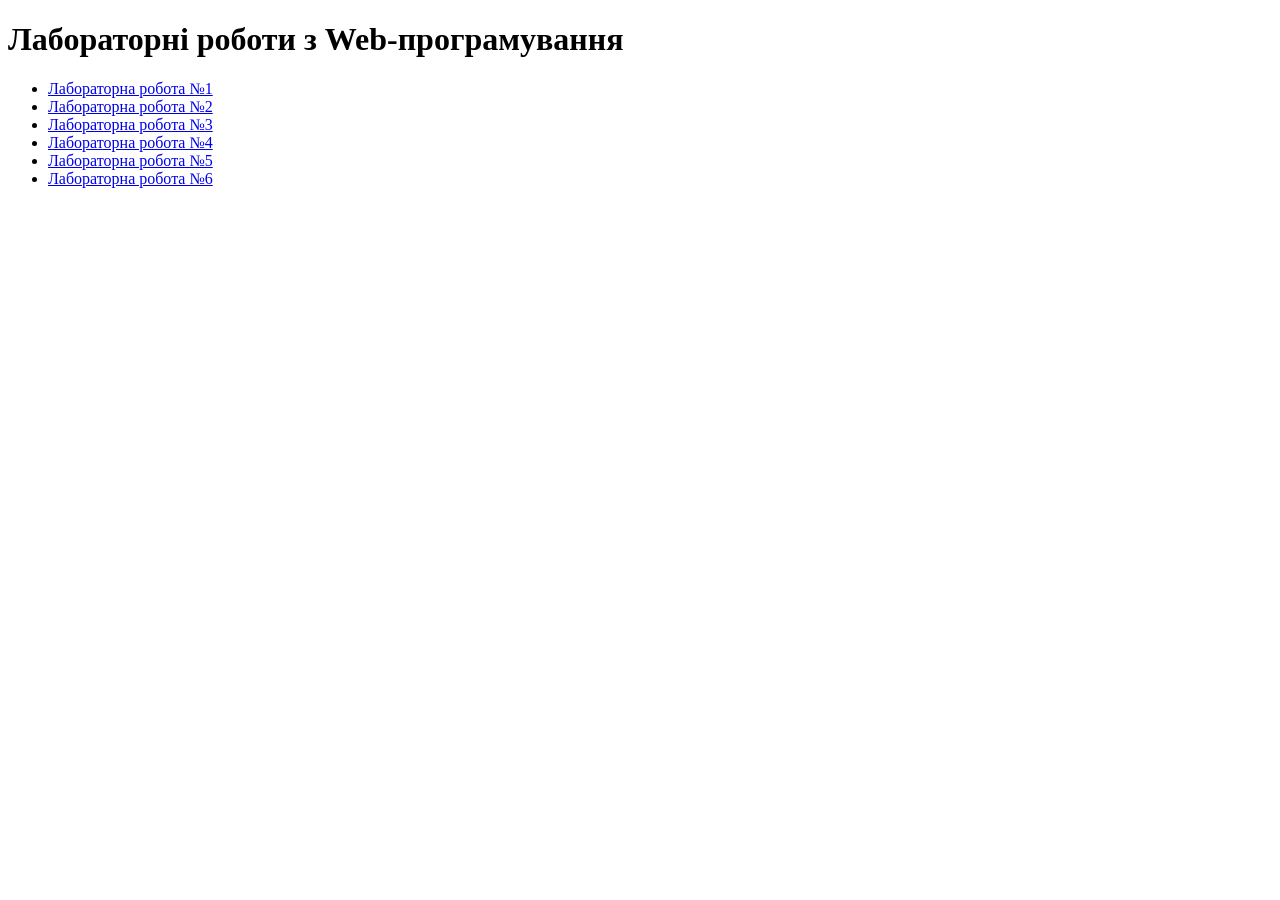
<file: index.html>
<!DOCTYPE html>
<html lang="en">
<head>
    <meta charset="UTF-8">
    <meta name="viewport" content="width=device-width, initial-scale=1.0">
    <title>WEB</title>
</head>
<body>
    <h1>Лабораторні роботи з Web-програмування</h1>

<ul>
    <li>
        <a href="./lab1/">Лабораторна робота №1</a>
    </li>

    <li>
        <a href="./lab2/">Лабораторна робота №2</a>
    </li>

    <li>
        <a href="./lab3/">Лабораторна робота №3</a>
    </li>

    <li>
        <a href="./lab4/">Лабораторна робота №4</a>
    </li>

    <li>
        <a href="./lab5/">Лабораторна робота №5</a>
    </li>
    
    <li>
        <a href="./lab6/">Лабораторна робота №6</a>
    </li>    

</ul>
    
</body>
</html>
</file>
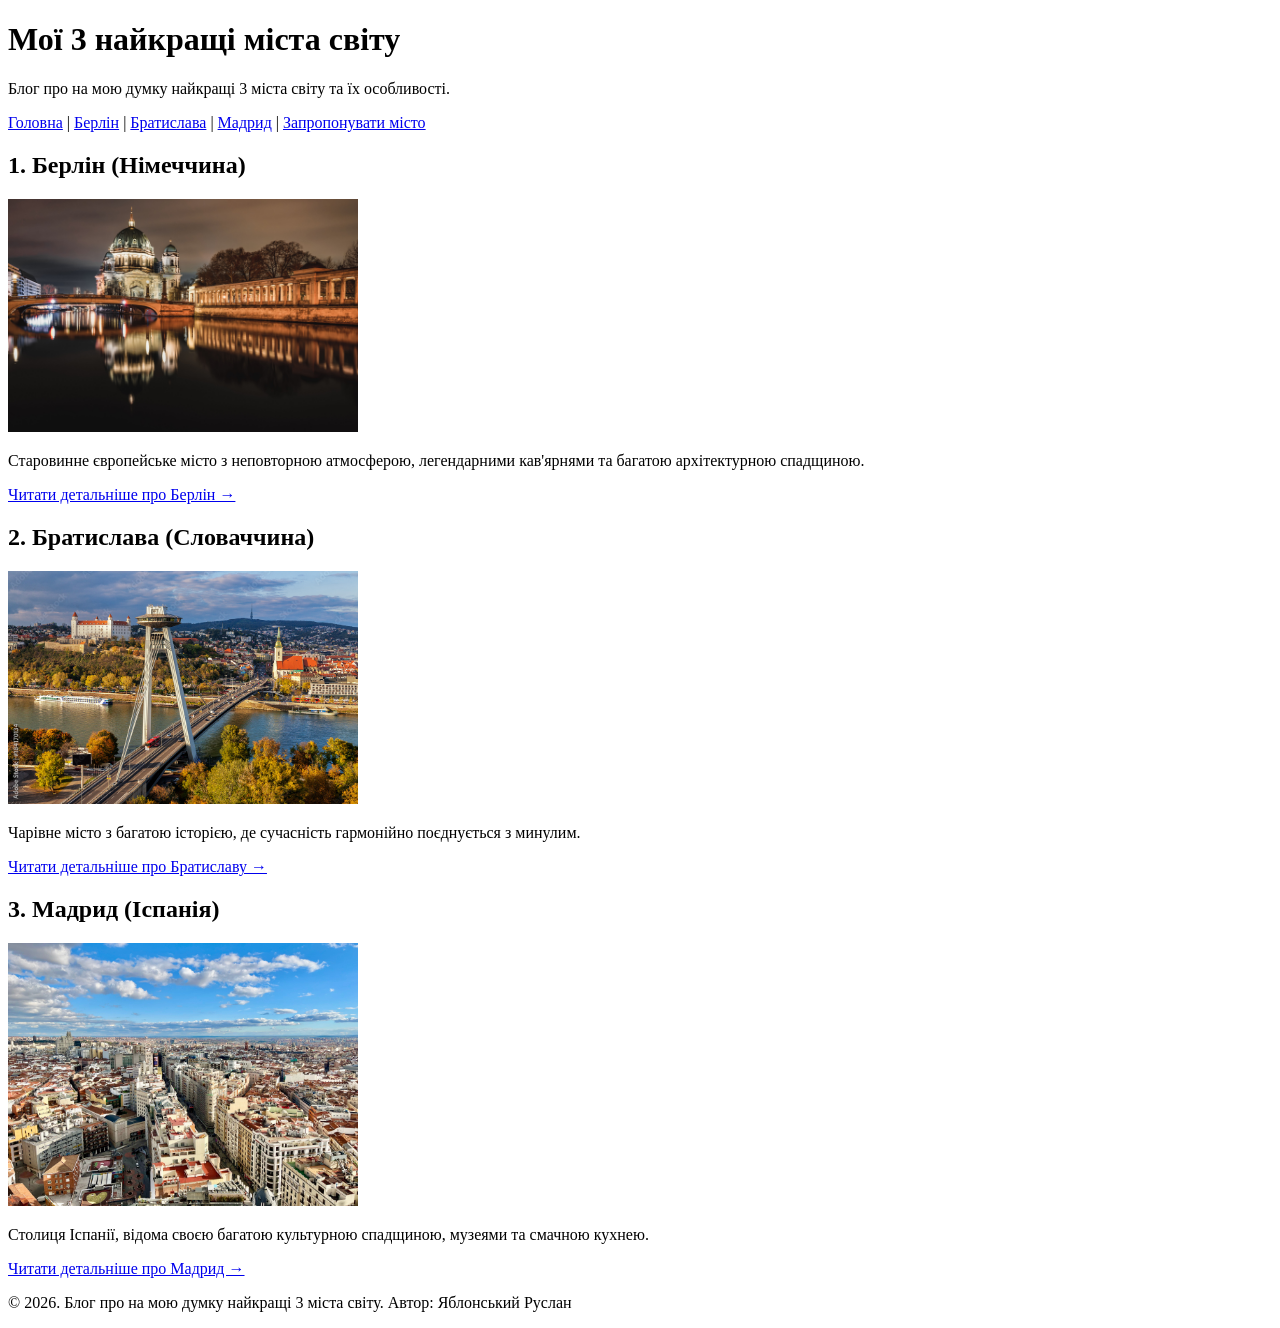
<file: lab1/index.html>
<!DOCTYPE html>
<html lang="uk">
<head>
    <meta charset="UTF-8">
    <meta name="viewport" content="width=device-width, initial-scale=1.0">
    <title>Мої 3 найкращі міста світу</title>
</head>
<body>
    <header>
        <h1>Мої 3 найкращі міста світу</h1>
        <p>Блог про на мою думку найкращі 3 міста світу та їх особливості.</p>

        <nav>
            <a href="index.html">Головна</a> |
            <a href="berlin.html">Берлін</a> |
            <a href="bratislava.html">Братислава</a> |
            <a href="madrid.html">Мадрид</a> |
            <a href="form.html">Запропонувати місто</a>
        </nav>
    </header>

        <section>
            <h2>1. Берлін (Німеччина)</h2>
            <img src="images/berlin.jpg" alt="Панорама Берліна" width="350">
            <p>Старовинне європейське місто з неповторною атмосферою, легендарними кав'ярнями та багатою архітектурною спадщиною.</p>
            <p><a href="berlin.html">Читати детальніше про Берлін &rarr;</a></p>
        </section>

        <section>
            <h2>2. Братислава (Словаччина)</h2>
            <img src="images/bratislava.jpg" alt="Старе місто Братислави" width="350">
            <p>Чарівне місто з багатою історією, де сучасність гармонійно поєднується з минулим.</p>
            <p><a href="bratislava.html">Читати детальніше про Братиславу &rarr;</a></p>
        </section>

        <section>
            <h2>3. Мадрид (Іспанія)</h2>
            <img src="images/madrid.jpg" alt="Вид на площу Майор у Мадриді" width="350">
            <p>Столиця Іспанії, відома своєю багатою культурною спадщиною, музеями та смачною кухнею.</p>
            <p><a href="madrid.html">Читати детальніше про Мадрид &rarr;</a></p>
        </section>

    <footer>
        <p>&copy; 2026. Блог про на мою думку найкращі 3 міста світу. Автор: Яблонський Руслан</p>
    </footer>

</body>
</html>
</file>
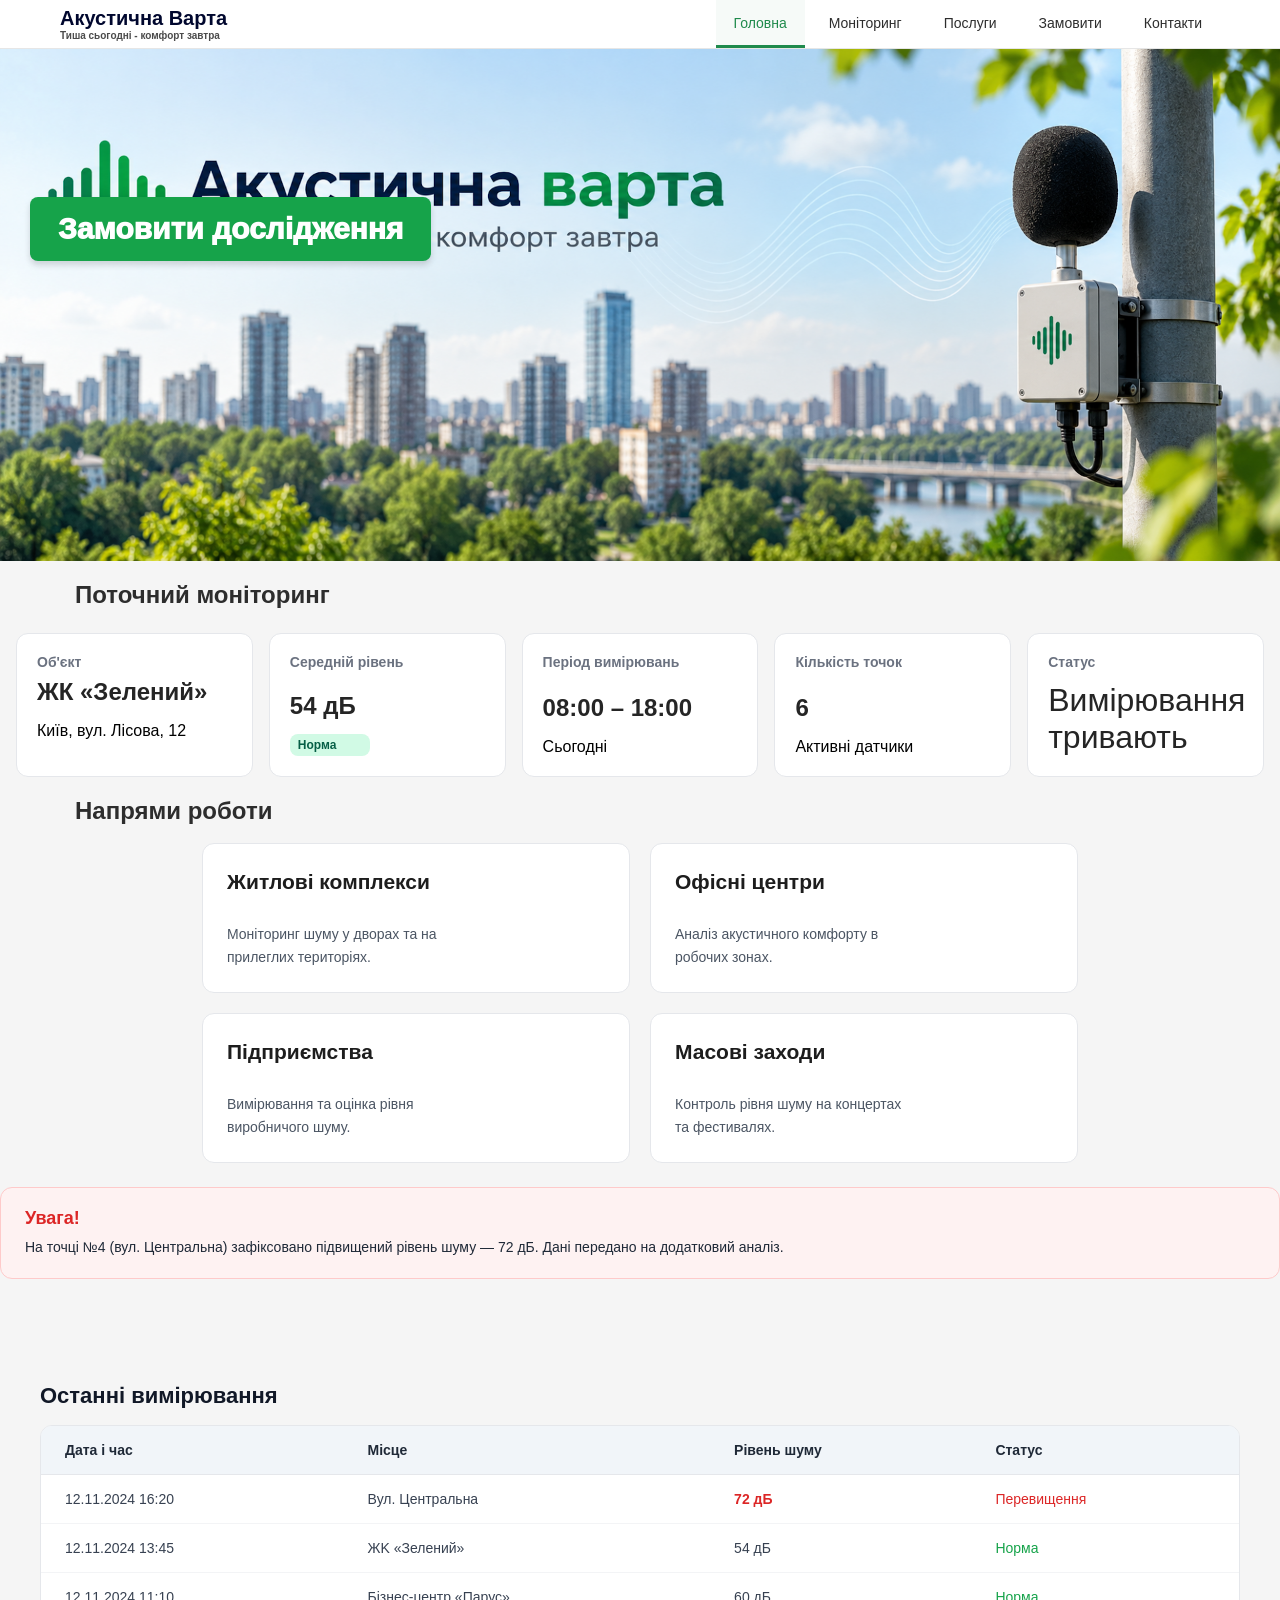
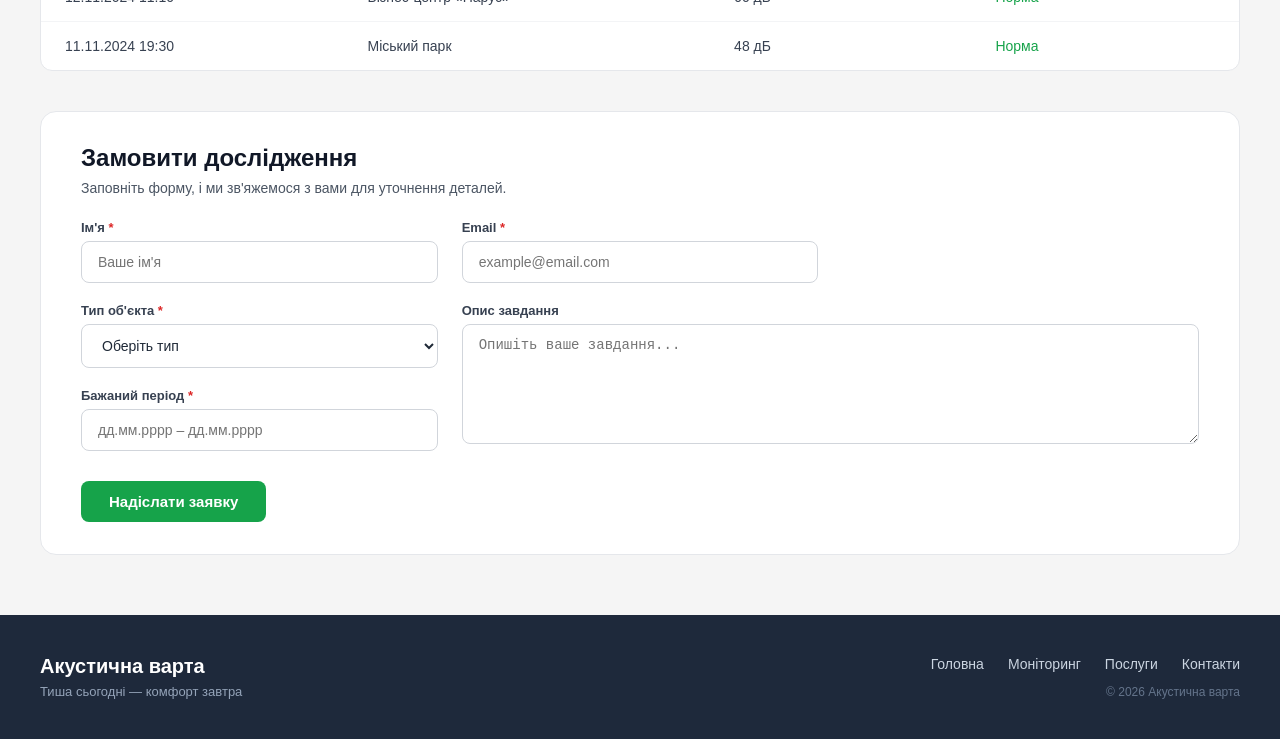
<file: lab2/index.html>
<!DOCTYPE html>
<html lang="uk">
<head>
    <meta charset="UTF-8">
    <meta name="viewport" content="width=device-width, initial-scale=1.0">
    <title>Акустична Варта</title>
    <link rel="stylesheet" href="styles.css">
</head>
<body>
    <header class="header">
        <div class="container">
            <div class="logo-container">
                <span class="logo">Акустична Варта</span>
                <span class="subtitle">Тиша сьогодні - комфорт завтра</span>
            </div>

            <nav class="main-nav" aria-label="Головна навігація">
                <a href="#" class="active">Головна</a>
                <a href="#">Моніторинг</a>
                <a href="#">Послуги</a>
                <a href="#">Замовити</a>
                <a href="#">Контакти</a>
            </nav>
        </div>
    </header>

    <section class="hero">
    <img src="images/2_lab_header.png" alt="main image" class="hero-image">
    </div>
        <a href="#order" class="hero-btn">Замовити дослідження</a>
    </div>
</section>

<section class="monitoring">
    <p class="section-title">Поточний моніторинг</p>
    <section class="metrics-grid">
        <article class="metric-card">
            <span class="metric-title">Об'єкт</span>
            <h3 class="metric-value">ЖК «Зелений»</h3>
            <p class="metric-desc">Київ, вул. Лісова, 12</p>
         </article>

    <article class="metric-card">
        <span class="metric-title">Середній рівень</span>
        <div class="metric-value">54 дБ</div>
        <span class="badge-success">Норма</span>
    </article>

    <article class="metric-card">
        <span class="metric-title">Період вимірювань</span>
        <div class="metric-value">08:00 – 18:00</div>
        <span class="metric-desc">Сьогодні</span>
    </article>

    <article class="metric-card">
        <span class="metric-title">Кількість точок</span>
        <div class="metric-value">6</div>
        <span class="metric-desc">Активні датчики</span>
    </article>

    <article class="metric-card">
        <span class="metric-title">Статус</span>
        <div class="metric-value-text">Вимірювання тривають</div>
    </article>
    </section>
</section>

<section class="services">
        <p class="services-title">Напрями роботи</p>
        <div class="services-grid">
            <article class="services-card">
                <h3>Житлові комплекси</h3>
                <p>Моніторинг шуму у дворах та на прилеглих територіях.</p>
            </article>

            <article class="services-card">
                <h3>Офісні центри</h3>
                <p>Аналіз акустичного комфорту в робочих зонах.</p>
            </article>

            <article class="services-card">
                <h3>Підприємства</h3>
                <p>Вимірювання та оцінка рівня виробничого шуму.</p>
            </article>

            <article class="services-card">
                <h3>Масові заходи</h3>
                <p>Контроль рівня шуму на концертах та фестивалях.</p>
            </article>
        </div>
        <div class="alert-box">
            <h3>Увага!</h3>
            <p>На точці №4 (вул. Центральна) зафіксовано підвищений рівень шуму — 72 дБ. Дані передано на додатковий аналіз.</p>
        </div>
</section>

<section class="recent-measurements">
    <h2>Останні вимірювання</h2>
    <div class="table-container">
        <table>
            <thead>
                <tr>
                    <th>Дата і час</th>
                    <th>Місце</th>
                    <th>Рівень шуму</th>
                    <th>Статус</th>
                </tr>
            </thead>
            <tbody>
                <tr>
                    <td>12.11.2024 16:20</td>
                    <td>Вул. Центральна</td>
                    <td class="danger-text">72 дБ</td>          
                    <td class="danger-status">Перевищення</td>    
                </tr>
                <tr>
                    <td>12.11.2024 13:45</td>
                    <td>ЖK «Зелений»</td>
                    <td>54 дБ</td>
                    <td class="success-status">Норма</td>         
                </tr>
                <tr>
                    <td>12.11.2024 11:10</td>
                    <td>Бізнес-центр «Парус»</td>
                    <td>60 дБ</td>
                    <td class="success-status">Норма</td>         
                </tr>
                <tr>
                    <td>11.11.2024 19:30</td>
                    <td>Міський парк</td>
                    <td>48 дБ</td>
                    <td class="success-status">Норма</td>         
                </tr>
            </tbody>
        </table>
    </div>
</section>

<section class="order-section">
    <div class="order-container">
        <h2>Замовити дослідження</h2>
        <p class="order-subtitle">Заповніть форму, і ми зв'яжемося з вами для уточнення деталей.</p>
        <form class="order-form">
            <div class="form-row">
                <div class="form-group">
                    <label>Ім'я <span class="required">*</span></label>
                    <input type="text" placeholder="Ваше ім'я" required>
                </div>
                <div class="form-group">
                    <label>Email <span class="required">*</span></label>
                    <input type="email" placeholder="example@email.com" required>
                </div>
            </div>
            <div class="form-row">
                <div class="form-group-column">
                    <div class="form-group">
                        <label>Тип об'єкта <span class="required">*</span></label>
                        <select required>
                            <option value="" disabled selected>Оберіть тип</option>
                            <option value="residential">Житловий комплекс</option>
                            <option value="office">Офісний центр</option>
                            <option value="industrial">Підприємство</option>
                        </select>
                    </div>
                    <div class="form-group">
                        <label>Бажаний період <span class="required">*</span></label>
                        <input type="text" placeholder="дд.мм.рррр – дд.мм.рррр" required>
                    </div>
                </div>
                <div class="form-group textarea-group">
                    <label>Опис завдання</label>
                    <textarea placeholder="Опишіть ваше завдання..."></textarea>
                </div>
            </div>
            <button type="submit" class="submit-btn">Надіслати заявку</button>
        </form>
    </div>

</section>

</body>
<footer class="site-footer">
    <div class="footer-container">
        <div class="footer-left">
            <div class="footer-logo">Акустична варта</div>
            <div class="footer-slogan">Тиша сьогодні — комфорт завтра</div>
        </div>
        <div class="footer-right">
            <ul class="footer-nav">
                <li><a href="#">Головна</a></li>
                <li><a href="#">Моніторинг</a></li>
                <li><a href="#">Послуги</a></li>
                <li><a href="#">Контакти</a></li>
            </ul>
            <div class="footer-copy">© 2026 Акустична варта</div>
        </div>
    </div>
</footer>
</html>
</file>
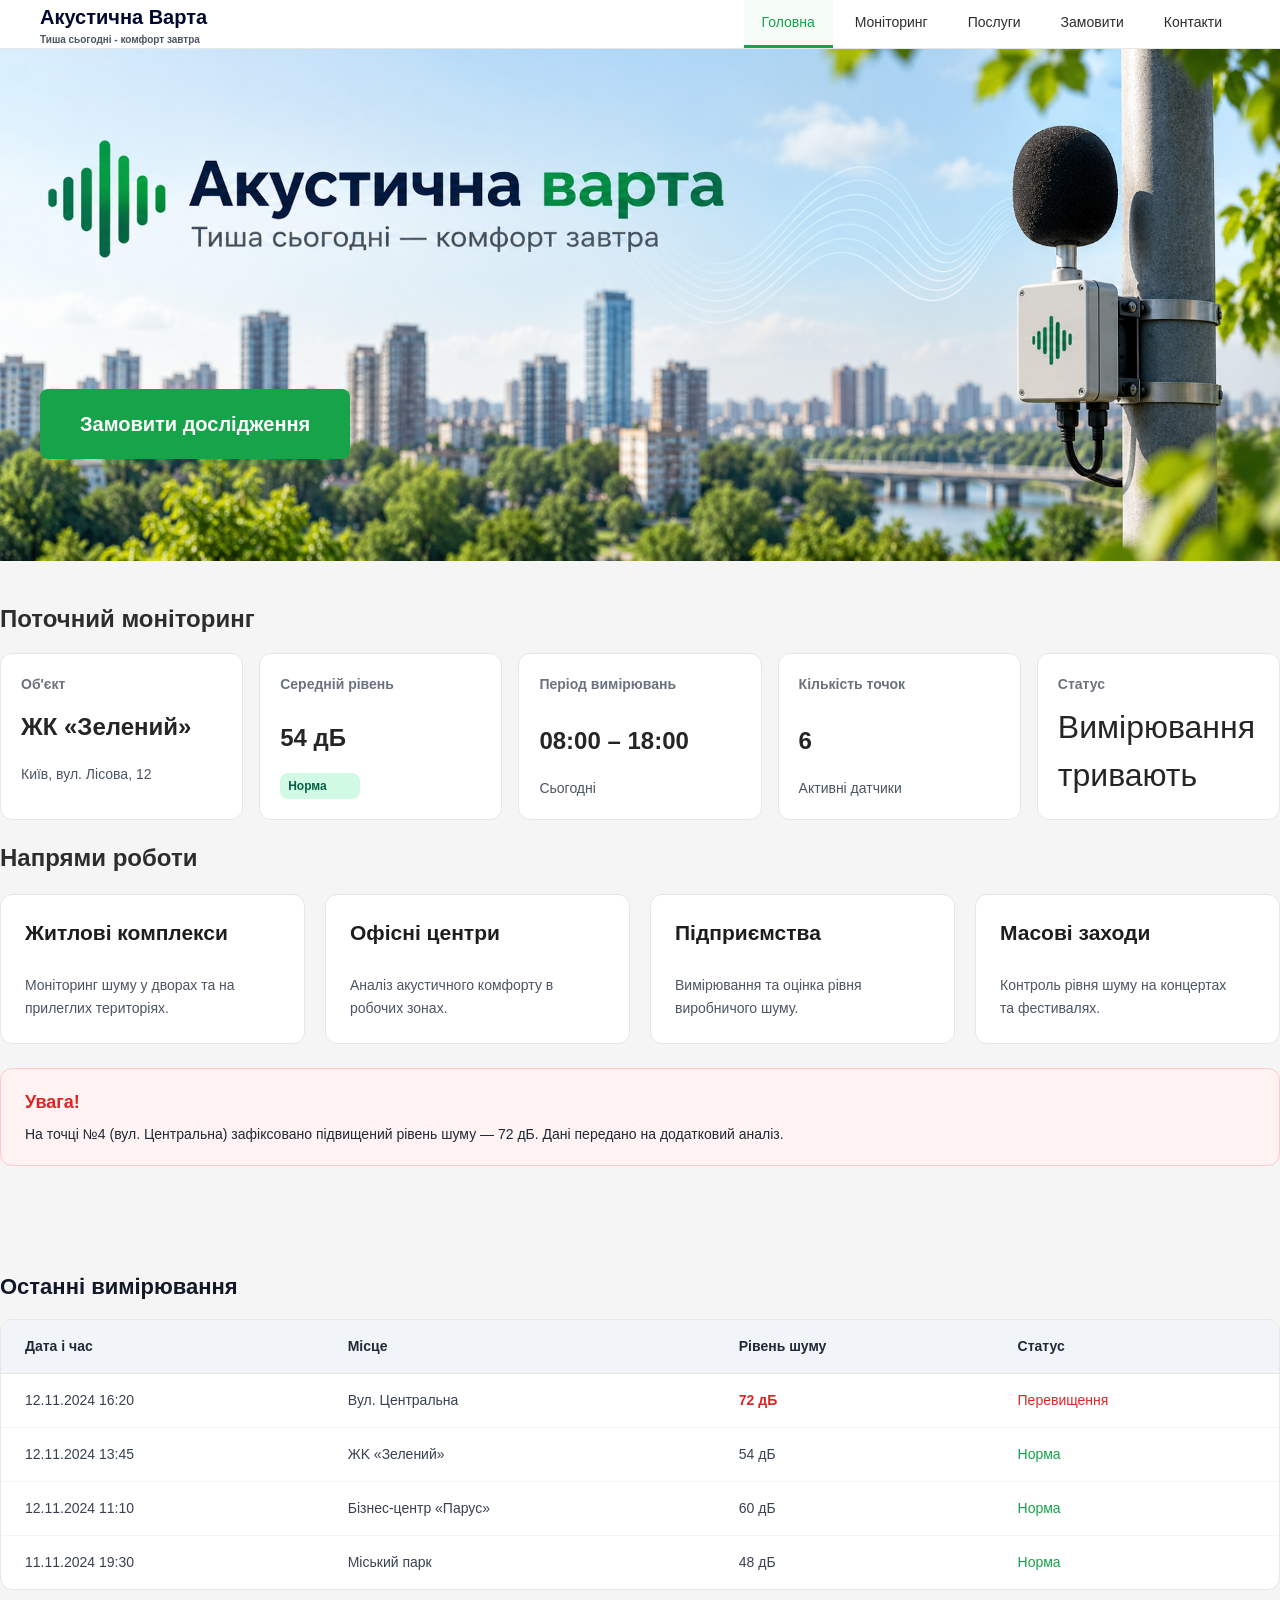
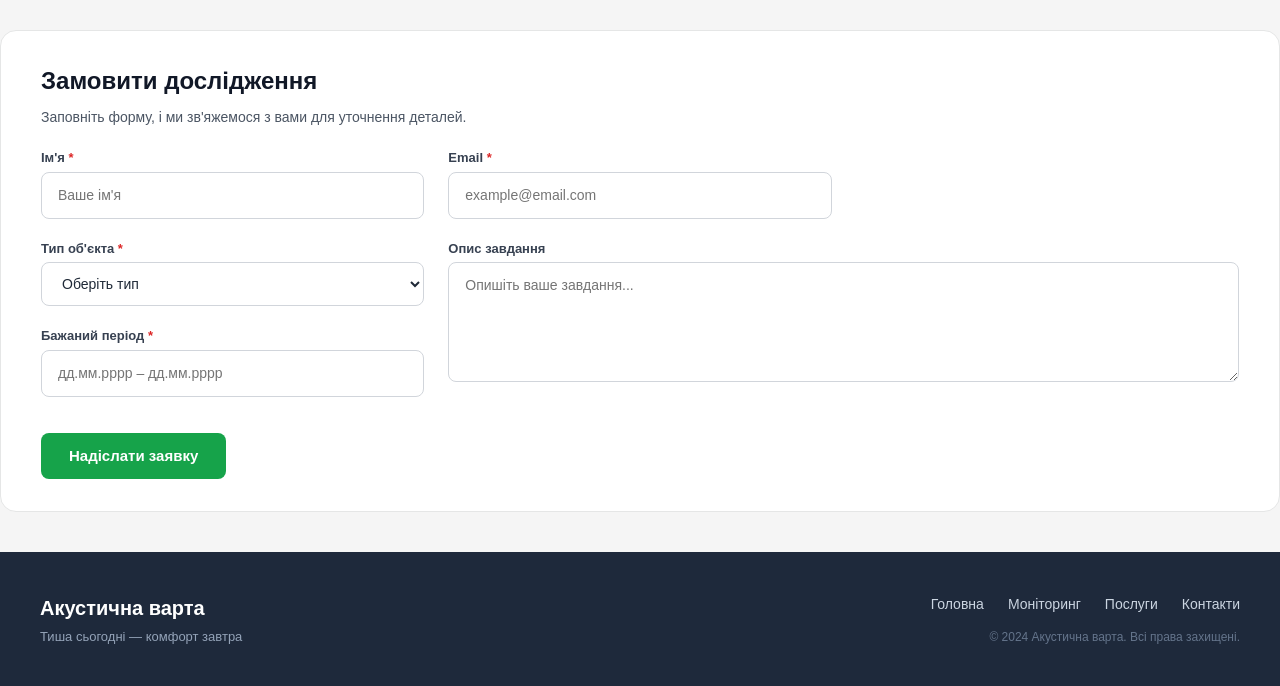
<file: lab3/index.html>
<!DOCTYPE html>
<html lang="uk">
<head>
    <meta charset="UTF-8">
    <meta name="viewport" content="width=device-width, initial-scale=1.0">
    <title>Акустична Варта</title>
    <link rel="stylesheet" href="scss/main.css">
</head>
<body>
    <header class="header">
        <div class="container">
            <div class="logo-container">
                <span class="logo">Акустична Варта</span>
                <span class="subtitle">Тиша сьогодні - комфорт завтра</span>
            </div>

            <nav class="main-nav" aria-label="Головна навігація">
                <a href="#" class="active">Головна</a>
                <a href="#">Моніторинг</a>
                <a href="#">Послуги</a>
                <a href="#">Замовити</a>
                <a href="#">Контакти</a>
            </nav>
        </div>
    </header>

<section class="hero">
    <img src="assets/images/2_lab_header.png" alt="main image" class="hero-image">
    <a href="#order" class="hero-btn">Замовити дослідження</a>
</section>

<section class="monitoring">
    <p class="section-title">Поточний моніторинг</p>
    <section class="metrics-grid">
        <article class="metric-card">
            <span class="metric-title">Об'єкт</span>
            <h3 class="metric-value">ЖК «Зелений»</h3>
            <p class="metric-desc">Київ, вул. Лісова, 12</p>
         </article>

    <article class="metric-card">
        <span class="metric-title">Середній рівень</span>
        <div class="metric-value">54 дБ</div>
        <span class="badge-success">Норма</span>
    </article>

    <article class="metric-card">
        <span class="metric-title">Період вимірювань</span>
        <div class="metric-value">08:00 – 18:00</div>
        <span class="metric-desc">Сьогодні</span>
    </article>

    <article class="metric-card">
        <span class="metric-title">Кількість точок</span>
        <div class="metric-value">6</div>
        <span class="metric-desc">Активні датчики</span>
    </article>

    <article class="metric-card">
        <span class="metric-title">Статус</span>
        <div class="metric-value-text">Вимірювання тривають</div>
    </article>
    </section>
</section>

<section class="services">
        <p class="services-title">Напрями роботи</p>
        <div class="services-grid">
            <article class="services-card">
                <h3>Житлові комплекси</h3>
                <p>Моніторинг шуму у дворах та на прилеглих територіях.</p>
            </article>

            <article class="services-card">
                <h3>Офісні центри</h3>
                <p>Аналіз акустичного комфорту в робочих зонах.</p>
            </article>

            <article class="services-card">
                <h3>Підприємства</h3>
                <p>Вимірювання та оцінка рівня виробничого шуму.</p>
            </article>

            <article class="services-card">
                <h3>Масові заходи</h3>
                <p>Контроль рівня шуму на концертах та фестивалях.</p>
            </article>
        </div>
        <div class="alert-box">
            <h3>Увага!</h3>
            <p>На точці №4 (вул. Центральна) зафіксовано підвищений рівень шуму — 72 дБ. Дані передано на додатковий аналіз.</p>
        </div>
</section>

<section class="recent-measurements">
    <h2>Останні вимірювання</h2>
    <div class="table-container">
        <table>
            <thead>
                <tr>
                    <th>Дата і час</th>
                    <th>Місце</th>
                    <th>Рівень шуму</th>
                    <th>Статус</th>
                </tr>
            </thead>
            <tbody>
                <tr>
                    <td>12.11.2024 16:20</td>
                    <td>Вул. Центральна</td>
                    <td class="danger-text">72 дБ</td>
                    <td class="danger-status">Перевищення</td>
                </tr>
                <tr>
                    <td>12.11.2024 13:45</td>
                    <td>ЖK «Зелений»</td>
                    <td>54 дБ</td>
                    <td class="success-status">Норма</td>
                </tr>
                <tr>
                    <td>12.11.2024 11:10</td>
                    <td>Бізнес-центр «Парус»</td>
                    <td>60 дБ</td>
                    <td class="success-status">Норма</td>
                </tr>
                <tr>
                    <td>11.11.2024 19:30</td>
                    <td>Міський парк</td>
                    <td>48 дБ</td>
                    <td class="success-status">Норма</td>
                </tr>
            </tbody>
        </table>
    </div>
</section>

<section id="order" class="order-section">
    <div class="order-container">
        <h2>Замовити дослідження</h2>
        <p class="order-subtitle">Заповніть форму, і ми зв'яжемося з вами для уточнення деталей.</p>
        <form class="order-form">
            <div class="form-row">
                <div class="form-group">
                    <label>Ім'я <span class="required">*</span></label>
                    <input type="text" placeholder="Ваше ім'я" required>
                </div>
                <div class="form-group">
                    <label>Email <span class="required">*</span></label>
                    <input type="email" placeholder="example@email.com" required>
                </div>
            </div>
            <div class="form-row">
                <div class="form-group-column">
                    <div class="form-group">
                        <label>Тип об'єкта <span class="required">*</span></label>
                        <select required>
                            <option value="" disabled selected>Оберіть тип</option>
                            <option value="residential">Житловий комплекс</option>
                            <option value="office">Офісний центр</option>
                            <option value="industrial">Підприємство</option>
                        </select>
                    </div>
                    <div class="form-group">
                        <label>Бажаний період <span class="required">*</span></label>
                        <input type="text" placeholder="дд.мм.рррр – дд.мм.рррр" required>
                    </div>
                </div>
                <div class="form-group textarea-group">
                    <label>Опис завдання</label>
                    <textarea placeholder="Опишіть ваше завдання..."></textarea>
                </div>
            </div>
            <button type="submit" class="submit-btn">Надіслати заявку</button>
        </form>
    </div>
</section>

<footer class="site-footer">
    <div class="footer-container">
        <div class="footer-left">
            <div class="footer-logo">Акустична варта</div>
            <div class="footer-slogan">Тиша сьогодні — комфорт завтра</div>
        </div>
        <div class="footer-right">
            <ul class="footer-nav">
                <li><a href="#">Головна</a></li>
                <li><a href="#">Моніторинг</a></li>
                <li><a href="#">Послуги</a></li>
                <li><a href="#">Контакти</a></li>
            </ul>
            <div class="footer-copy">© 2024 Акустична варта. Всі права захищені.</div>
        </div>
    </div>
</footer>

</body>
</html>
</file>
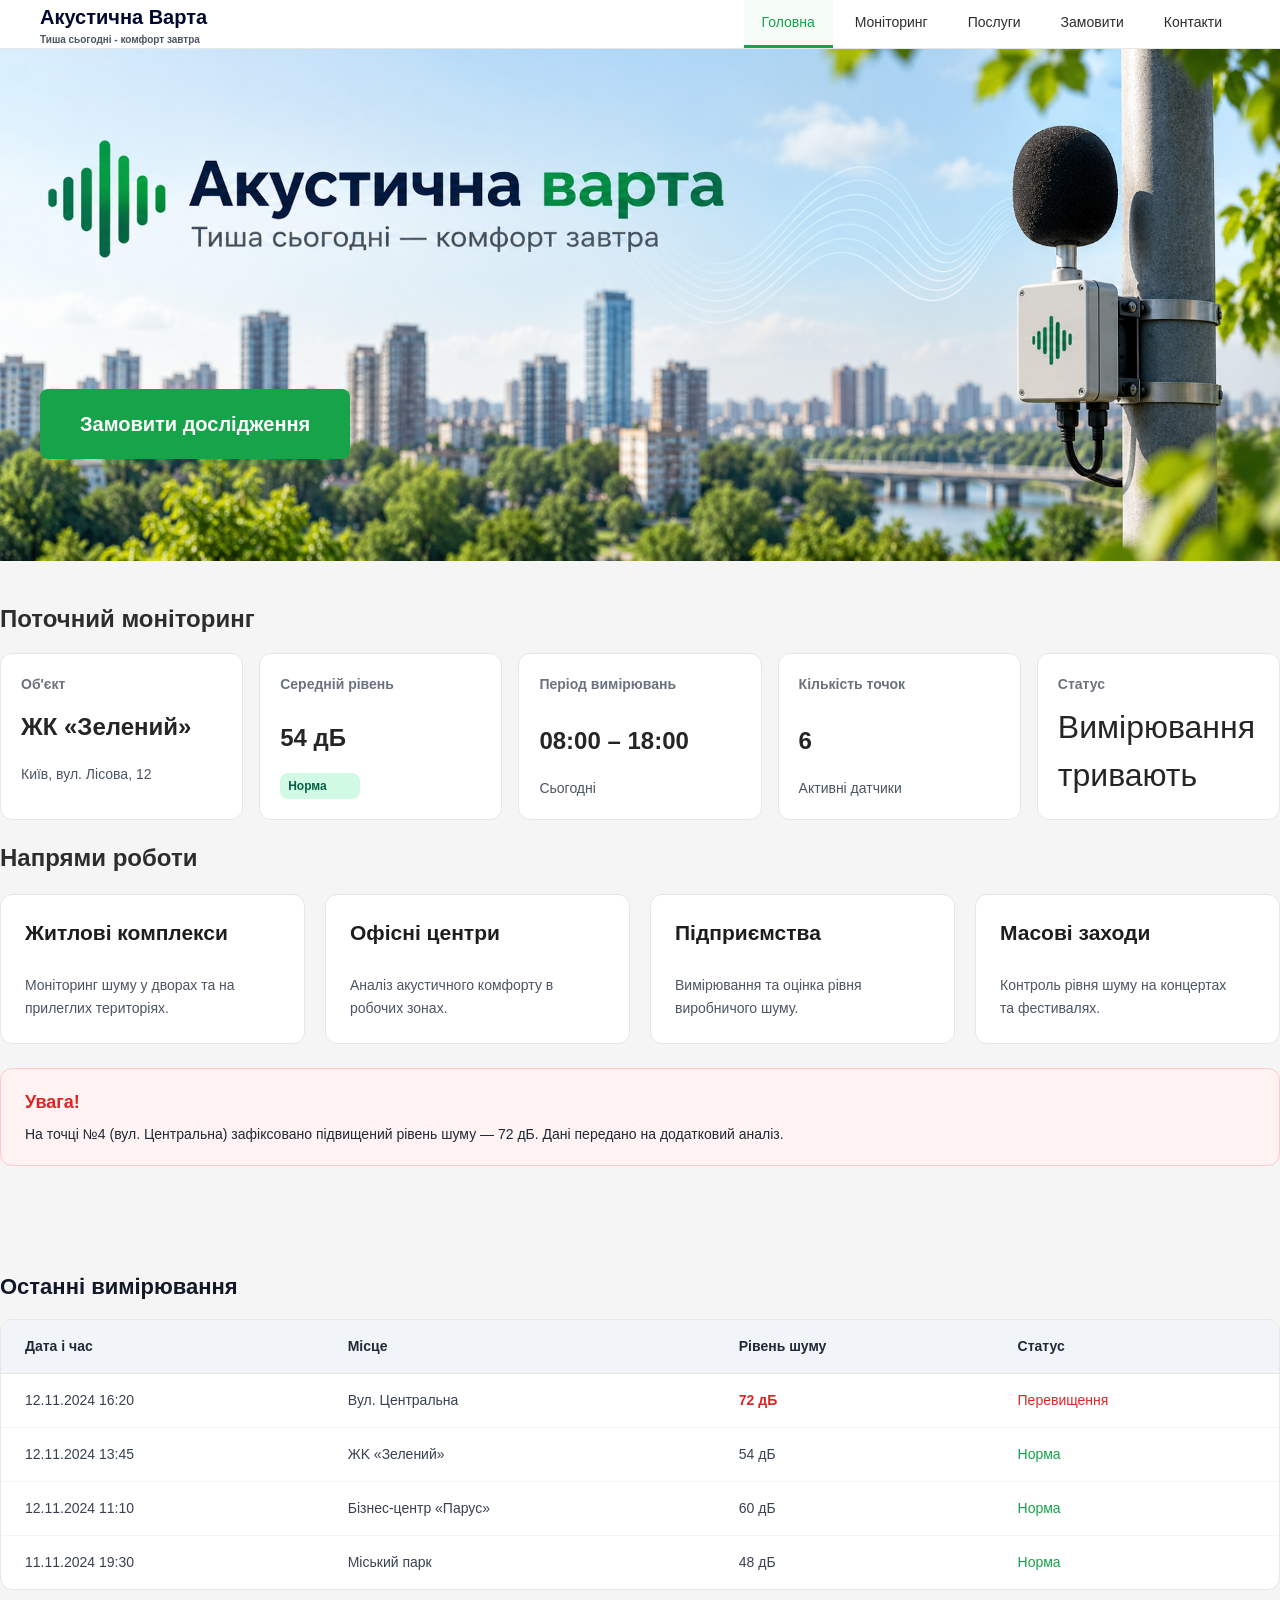
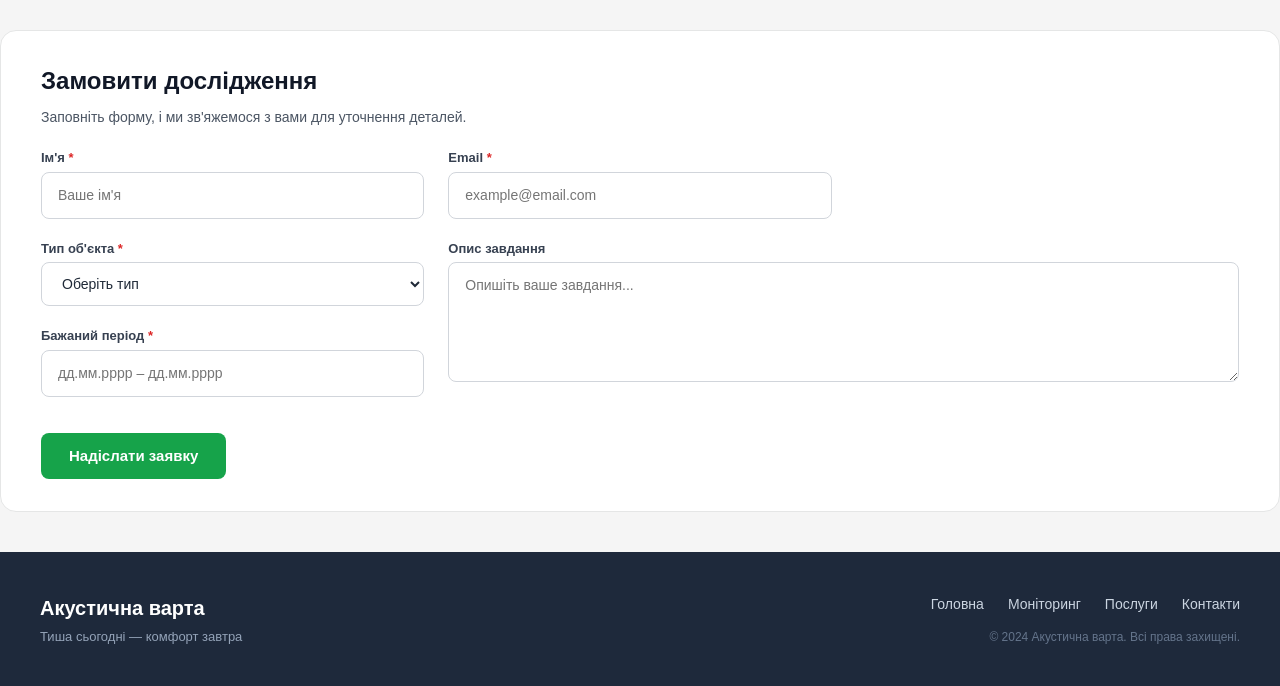
<file: lab4/index.html>
<!DOCTYPE html>
<html lang="uk">
<head>
    <meta charset="UTF-8">
    <meta name="viewport" content="width=device-width, initial-scale=1.0">
    <title>Акустична Варта</title>
    <link rel="stylesheet" href="scss/main.css">
    <script src="./js/monitoring.js" defer></script>
</head>
<body>
    <header class="header">
        <div class="container">
            <div class="logo-container">
                <span class="logo">Акустична Варта</span>
                <span class="subtitle">Тиша сьогодні - комфорт завтра</span>
            </div>

            <nav class="main-nav" aria-label="Головна навігація">
                <a href="#" class="active">Головна</a>
                <a href="#">Моніторинг</a>
                <a href="#">Послуги</a>
                <a href="#">Замовити</a>
                <a href="#">Контакти</a>
            </nav>
        </div>
    </header>

<section class="hero">
    <img src="assets/images/2_lab_header.png" alt="main image" class="hero-image">
    <a href="#order" class="hero-btn">Замовити дослідження</a>
</section>

<section class="monitoring">
    <p class="section-title">Поточний моніторинг</p>
    <section class="metrics-grid">
        <article class="metric-card">
            <span class="metric-title">Об'єкт</span>
            <h3 class="metric-value">ЖК «Зелений»</h3>
            <p class="metric-desc">Київ, вул. Лісова, 12</p>
         </article>

    <article class="metric-card">
        <span class="metric-title">Середній рівень</span>
        <div class="metric-value">54 дБ</div>
        <span class="badge-success">Норма</span>
    </article>

    <article class="metric-card">
        <span class="metric-title">Період вимірювань</span>
        <div class="metric-value">08:00 – 18:00</div>
        <span class="metric-desc">Сьогодні</span>
    </article>

    <article class="metric-card">
        <span class="metric-title">Кількість точок</span>
        <div class="metric-value">6</div>
        <span class="metric-desc">Активні датчики</span>
    </article>

    <article class="metric-card">
        <span class="metric-title">Статус</span>
        <div class="metric-value-text">Вимірювання тривають</div>
    </article>
    </section>
</section>

<section class="services">
        <p class="services-title">Напрями роботи</p>
        <div class="services-grid">
            <article class="services-card">
                <h3>Житлові комплекси</h3>
                <p>Моніторинг шуму у дворах та на прилеглих територіях.</p>
            </article>

            <article class="services-card">
                <h3>Офісні центри</h3>
                <p>Аналіз акустичного комфорту в робочих зонах.</p>
            </article>

            <article class="services-card">
                <h3>Підприємства</h3>
                <p>Вимірювання та оцінка рівня виробничого шуму.</p>
            </article>

            <article class="services-card">
                <h3>Масові заходи</h3>
                <p>Контроль рівня шуму на концертах та фестивалях.</p>
            </article>
        </div>
        <div class="alert-box">
            <h3>Увага!</h3>
            <p>На точці №4 (вул. Центральна) зафіксовано підвищений рівень шуму — 72 дБ. Дані передано на додатковий аналіз.</p>
        </div>
</section>

<section class="recent-measurements">
    <h2>Останні вимірювання</h2>
    <div class="table-container">
        <table>
            <thead>
                <tr>
                    <th>Дата і час</th>
                    <th>Місце</th>
                    <th>Рівень шуму</th>
                    <th>Статус</th>
                </tr>
            </thead>
            <tbody>
                <tr>
                    <td>12.11.2024 16:20</td>
                    <td>Вул. Центральна</td>
                    <td class="danger-text">72 дБ</td>
                    <td class="danger-status">Перевищення</td>
                </tr>
                <tr>
                    <td>12.11.2024 13:45</td>
                    <td>ЖK «Зелений»</td>
                    <td>54 дБ</td>
                    <td class="success-status">Норма</td>
                </tr>
                <tr>
                    <td>12.11.2024 11:10</td>
                    <td>Бізнес-центр «Парус»</td>
                    <td>60 дБ</td>
                    <td class="success-status">Норма</td>
                </tr>
                <tr>
                    <td>11.11.2024 19:30</td>
                    <td>Міський парк</td>
                    <td>48 дБ</td>
                    <td class="success-status">Норма</td>
                </tr>
            </tbody>
        </table>
    </div>
</section>

<section id="order" class="order-section">
    <div class="order-container">
        <h2>Замовити дослідження</h2>
        <p class="order-subtitle">Заповніть форму, і ми зв'яжемося з вами для уточнення деталей.</p>
        <form class="order-form">
            <div class="form-row">
                <div class="form-group">
                    <label>Ім'я <span class="required">*</span></label>
                    <input type="text" placeholder="Ваше ім'я" required>
                </div>
                <div class="form-group">
                    <label>Email <span class="required">*</span></label>
                    <input type="email" placeholder="example@email.com" required>
                </div>
            </div>
            <div class="form-row">
                <div class="form-group-column">
                    <div class="form-group">
                        <label>Тип об'єкта <span class="required">*</span></label>
                        <select required>
                            <option value="" disabled selected>Оберіть тип</option>
                            <option value="residential">Житловий комплекс</option>
                            <option value="office">Офісний центр</option>
                            <option value="industrial">Підприємство</option>
                        </select>
                    </div>
                    <div class="form-group">
                        <label>Бажаний період <span class="required">*</span></label>
                        <input type="text" placeholder="дд.мм.рррр – дд.мм.рррр" required>
                    </div>
                </div>
                <div class="form-group textarea-group">
                    <label>Опис завдання</label>
                    <textarea placeholder="Опишіть ваше завдання..."></textarea>
                </div>
            </div>
            <button type="submit" class="submit-btn">Надіслати заявку</button>
        </form>
    </div>
</section>

<footer class="site-footer">
    <div class="footer-container">
        <div class="footer-left">
            <div class="footer-logo">Акустична варта</div>
            <div class="footer-slogan">Тиша сьогодні — комфорт завтра</div>
        </div>
        <div class="footer-right">
            <ul class="footer-nav">
                <li><a href="#">Головна</a></li>
                <li><a href="#">Моніторинг</a></li>
                <li><a href="#">Послуги</a></li>
                <li><a href="#">Контакти</a></li>
            </ul>
            <div class="footer-copy">© 2024 Акустична варта. Всі права захищені.</div>
        </div>
    </div>
</footer>

</body>
</html>
</file>
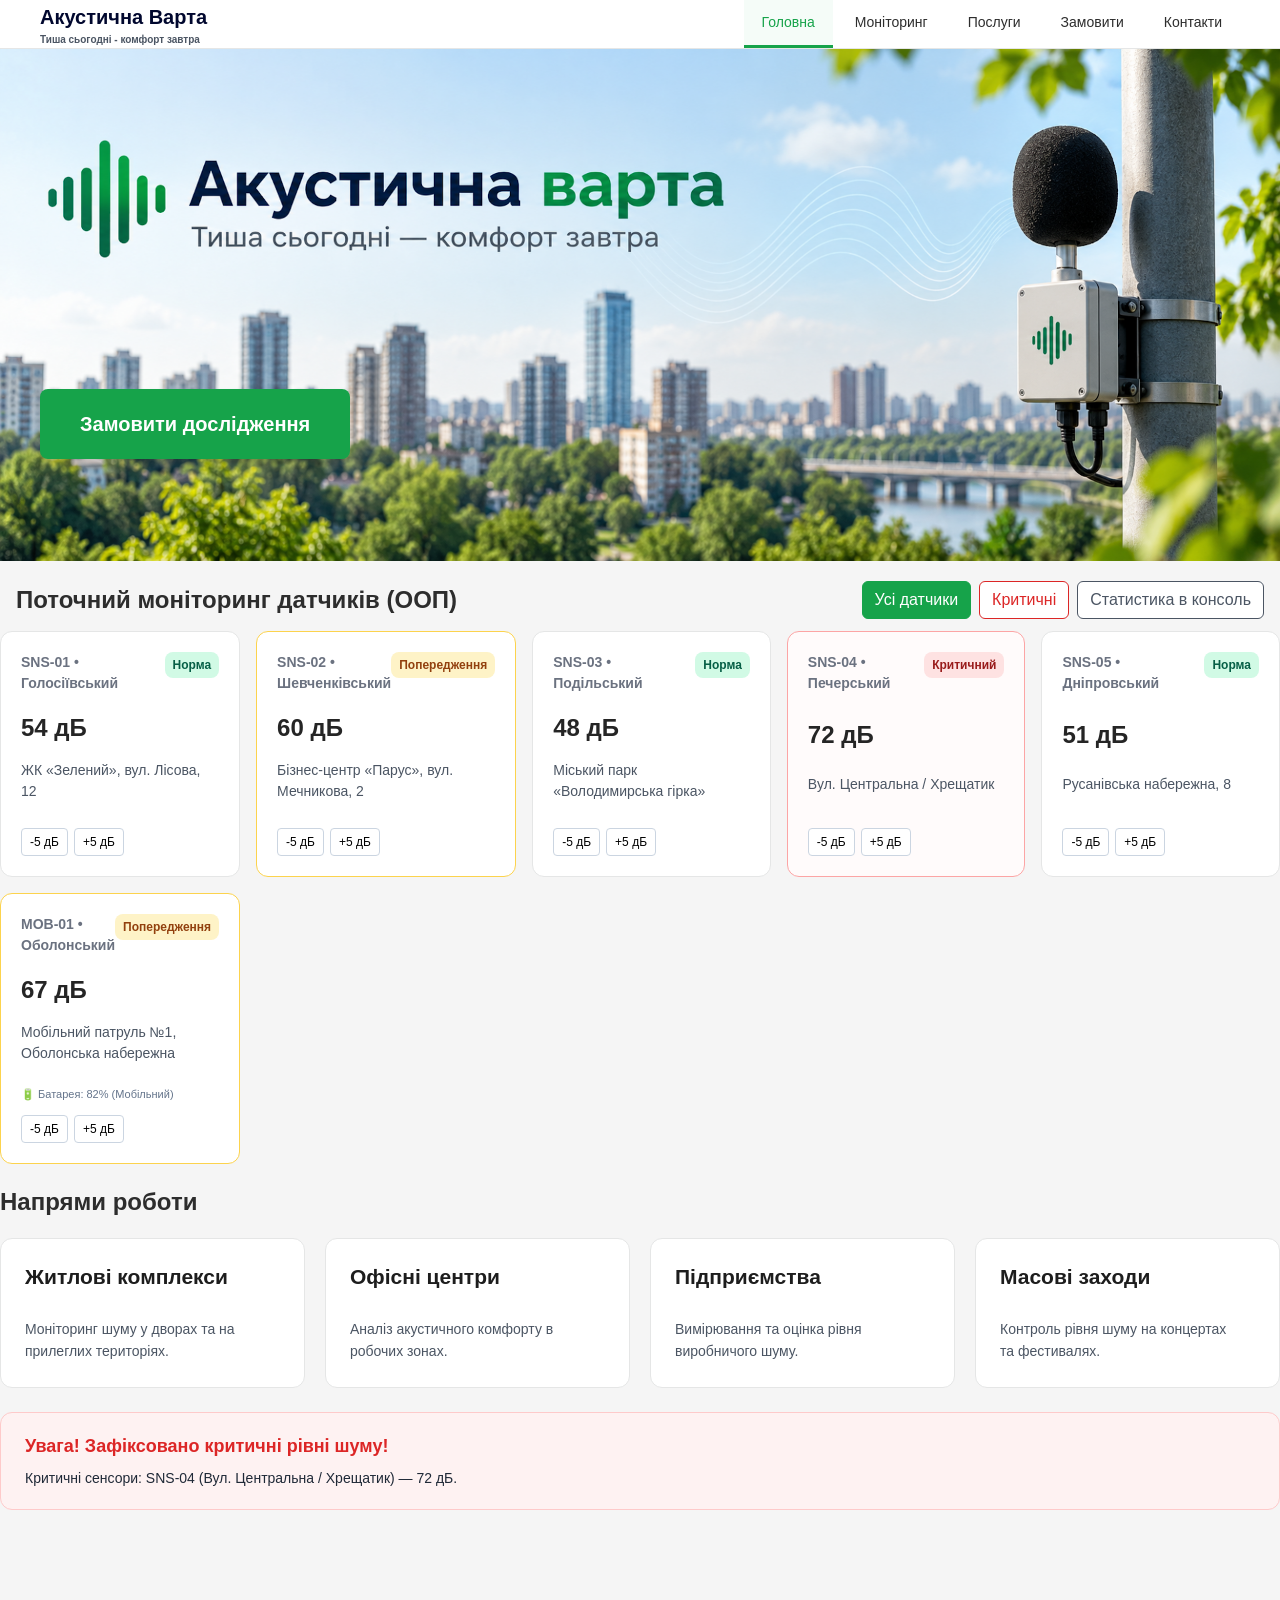
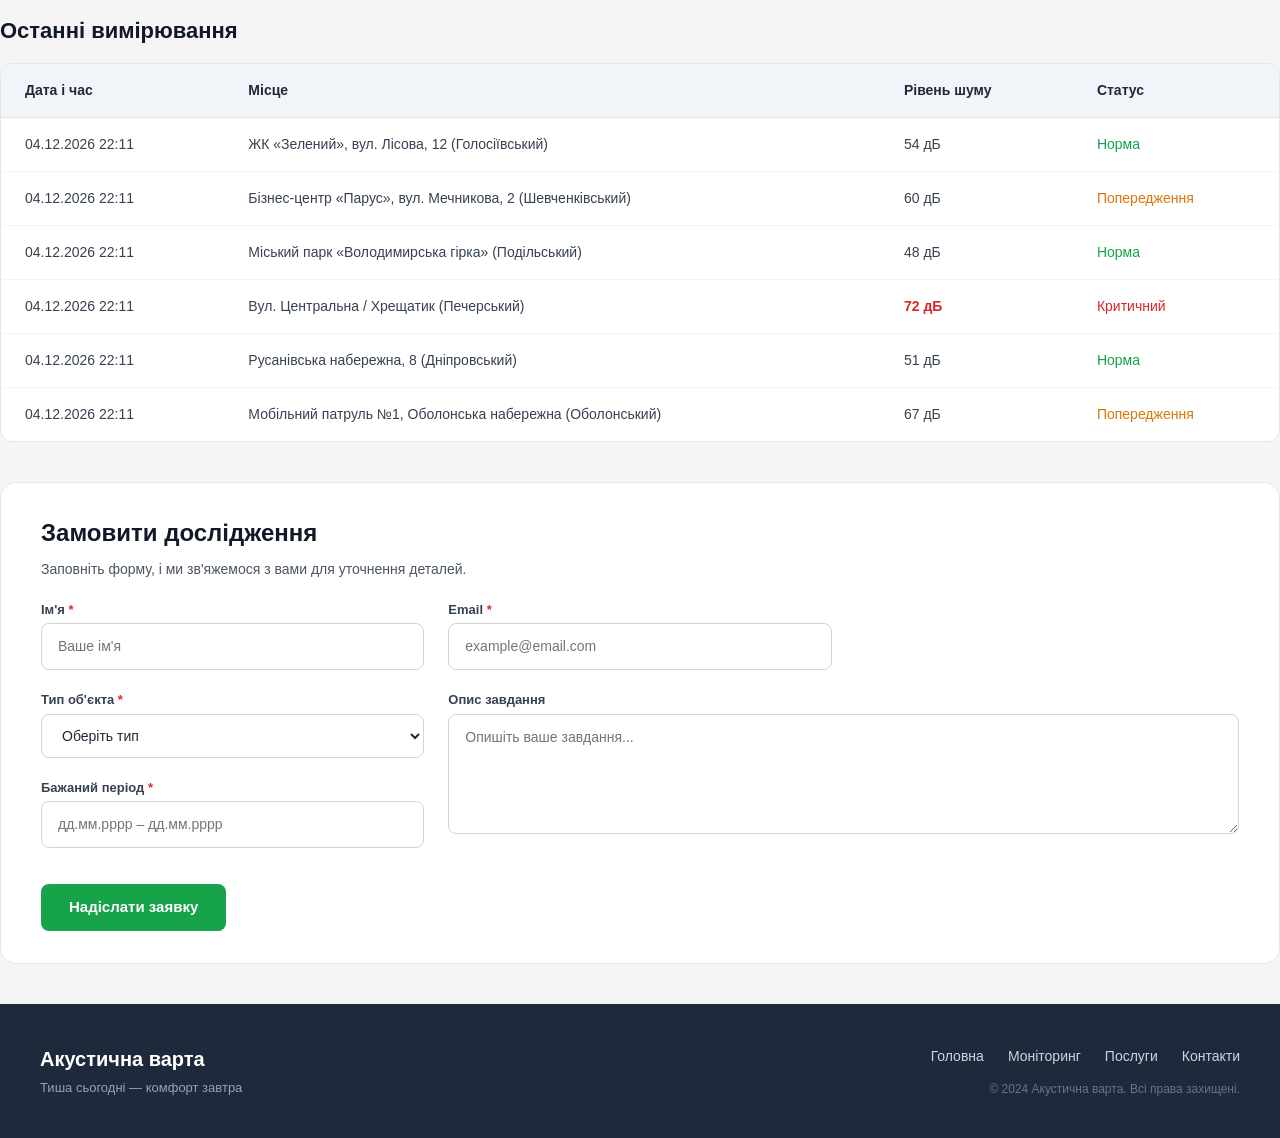
<file: lab5/index.html>
<!DOCTYPE html>
<html lang="uk">
<head>
    <meta charset="UTF-8">
    <meta name="viewport" content="width=device-width, initial-scale=1.0">
    <title>Акустична Варта</title>
    <link rel="stylesheet" href="scss/main.css">
    <script type="module" src="./js/app.js"></script>
</head>
<body>
    <header class="header">
        <div class="container">
            <div class="logo-container">
                <span class="logo">Акустична Варта</span>
                <span class="subtitle">Тиша сьогодні - комфорт завтра</span>
            </div>

            <nav class="main-nav" aria-label="Головна навігація">
                <a href="#" class="active">Головна</a>
                <a href="#">Моніторинг</a>
                <a href="#">Послуги</a>
                <a href="#">Замовити</a>
                <a href="#">Контакти</a>
            </nav>
        </div>
    </header>

<section class="hero">
    <img src="assets/images/2_lab_header.png" alt="main image" class="hero-image">
    <a href="#order" class="hero-btn">Замовити дослідження</a>
</section>

<section class="monitoring">
    <div style="display: flex; justify-content: space-between; align-items: center; flex-wrap: wrap; padding: 0 16px; margin-bottom: 12px; gap: 10px;">
        <p class="section-title" style="margin: 0; padding-left: 0;">Поточний моніторинг датчиків (ООП)</p>
        <div style="display: flex; gap: 8px; flex-wrap: wrap;" id="filter-controls">
            <button id="btn-all" style="padding: 6px 12px; border-radius: 6px; border: 1px solid #16a34a; background: #16a34a; color: #fff; cursor: pointer;">Усі датчики</button>
            <button id="btn-critical" style="padding: 6px 12px; border-radius: 6px; border: 1px solid #dc2626; background: #fff; color: #dc2626; cursor: pointer;">Критичні</button>
            <button id="btn-stats" style="padding: 6px 12px; border-radius: 6px; border: 1px solid #4b5563; background: #fff; color: #4b5563; cursor: pointer;">Статистика в консоль</button>
        </div>
    </div>
    <section class="metrics-grid">
    </section>
</section>

<section class="services">
        <p class="services-title">Напрями роботи</p>
        <div class="services-grid">
            <article class="services-card">
                <h3>Житлові комплекси</h3>
                <p>Моніторинг шуму у дворах та на прилеглих територіях.</p>
            </article>

            <article class="services-card">
                <h3>Офісні центри</h3>
                <p>Аналіз акустичного комфорту в робочих зонах.</p>
            </article>

            <article class="services-card">
                <h3>Підприємства</h3>
                <p>Вимірювання та оцінка рівня виробничого шуму.</p>
            </article>

            <article class="services-card">
                <h3>Масові заходи</h3>
                <p>Контроль рівня шуму на концертах та фестивалях.</p>
            </article>
        </div>
        <div class="alert-box">
            <h3>Увага!</h3>
            <p>На точці №4 (вул. Центральна) зафіксовано підвищений рівень шуму — 72 дБ. Дані передано на додатковий аналіз.</p>
        </div>
</section>

<section class="recent-measurements">
    <h2>Останні вимірювання</h2>
    <div class="table-container">
        <table>
            <thead>
                <tr>
                    <th>Дата і час</th>
                    <th>Місце</th>
                    <th>Рівень шуму</th>
                    <th>Статус</th>
                </tr>
            </thead>
            <tbody>
                <tr>
                    <td>12.11.2024 16:20</td>
                    <td>Вул. Центральна</td>
                    <td class="danger-text">72 дБ</td>
                    <td class="danger-status">Перевищення</td>
                </tr>
                <tr>
                    <td>12.11.2024 13:45</td>
                    <td>ЖK «Зелений»</td>
                    <td>54 дБ</td>
                    <td class="success-status">Норма</td>
                </tr>
                <tr>
                    <td>12.11.2024 11:10</td>
                    <td>Бізнес-центр «Парус»</td>
                    <td>60 дБ</td>
                    <td class="success-status">Норма</td>
                </tr>
                <tr>
                    <td>11.11.2024 19:30</td>
                    <td>Міський парк</td>
                    <td>48 дБ</td>
                    <td class="success-status">Норма</td>
                </tr>
            </tbody>
        </table>
    </div>
</section>

<section id="order" class="order-section">
    <div class="order-container">
        <h2>Замовити дослідження</h2>
        <p class="order-subtitle">Заповніть форму, і ми зв'яжемося з вами для уточнення деталей.</p>
        <form class="order-form">
            <div class="form-row">
                <div class="form-group">
                    <label>Ім'я <span class="required">*</span></label>
                    <input type="text" placeholder="Ваше ім'я" required>
                </div>
                <div class="form-group">
                    <label>Email <span class="required">*</span></label>
                    <input type="email" placeholder="example@email.com" required>
                </div>
            </div>
            <div class="form-row">
                <div class="form-group-column">
                    <div class="form-group">
                        <label>Тип об'єкта <span class="required">*</span></label>
                        <select required>
                            <option value="" disabled selected>Оберіть тип</option>
                            <option value="residential">Житловий комплекс</option>
                            <option value="office">Офісний центр</option>
                            <option value="industrial">Підприємство</option>
                        </select>
                    </div>
                    <div class="form-group">
                        <label>Бажаний період <span class="required">*</span></label>
                        <input type="text" placeholder="дд.мм.рррр – дд.мм.рррр" required>
                    </div>
                </div>
                <div class="form-group textarea-group">
                    <label>Опис завдання</label>
                    <textarea placeholder="Опишіть ваше завдання..."></textarea>
                </div>
            </div>
            <button type="submit" class="submit-btn">Надіслати заявку</button>
        </form>
    </div>
</section>

<footer class="site-footer">
    <div class="footer-container">
        <div class="footer-left">
            <div class="footer-logo">Акустична варта</div>
            <div class="footer-slogan">Тиша сьогодні — комфорт завтра</div>
        </div>
        <div class="footer-right">
            <ul class="footer-nav">
                <li><a href="#">Головна</a></li>
                <li><a href="#">Моніторинг</a></li>
                <li><a href="#">Послуги</a></li>
                <li><a href="#">Контакти</a></li>
            </ul>
            <div class="footer-copy">© 2024 Акустична варта. Всі права захищені.</div>
        </div>
    </div>
</footer>

</body>
</html>
</file>
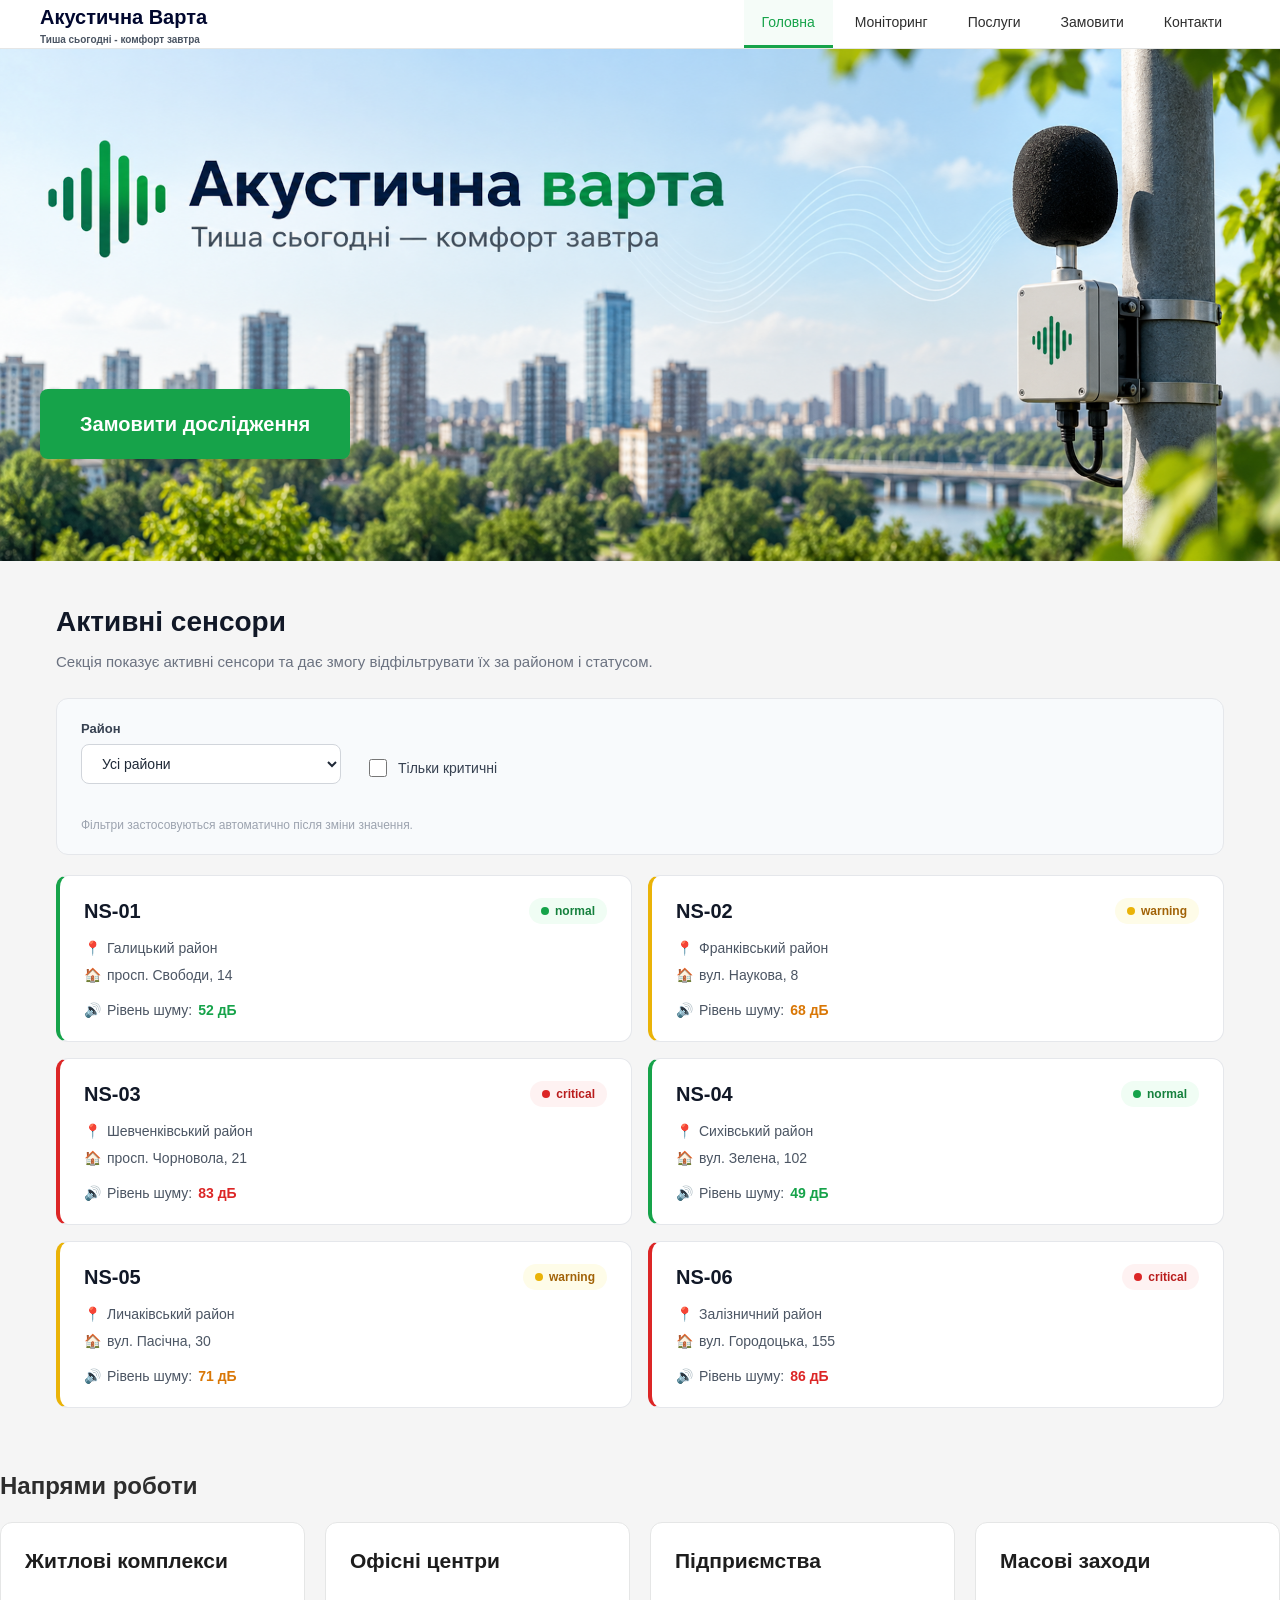
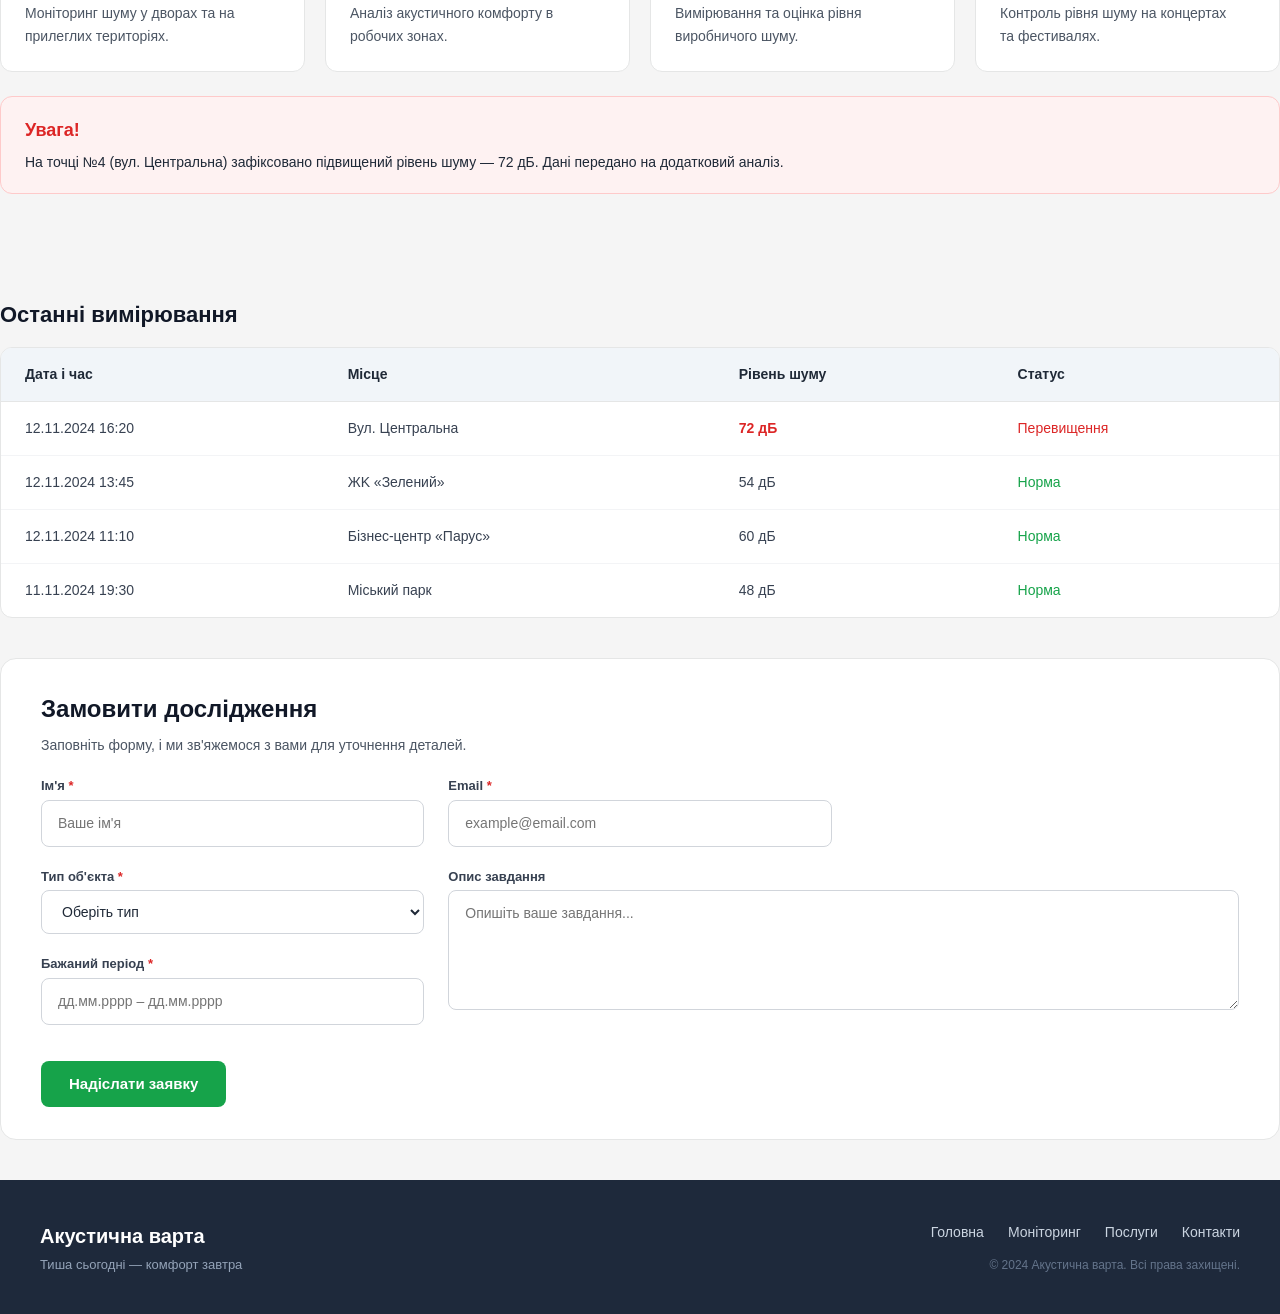
<file: lab6/index.html>
<!DOCTYPE html>
<html lang="uk">
<head>
    <meta charset="UTF-8">
    <meta name="viewport" content="width=device-width, initial-scale=1.0">
    <title>Акустична Варта</title>
    <link rel="stylesheet" href="scss/main.css">
    <script type="module" src="./js/app.js"></script>
</head>
<body>
    <header class="header">
        <div class="container">
            <div class="logo-container">
                <span class="logo">Акустична Варта</span>
                <span class="subtitle">Тиша сьогодні - комфорт завтра</span>
            </div>

            <nav class="main-nav" aria-label="Головна навігація">
                <a href="#" class="active">Головна</a>
                <a href="#">Моніторинг</a>
                <a href="#">Послуги</a>
                <a href="#">Замовити</a>
                <a href="#">Контакти</a>
            </nav>
        </div>
    </header>

<section class="hero">
    <img src="assets/images/2_lab_header.png" alt="main image" class="hero-image">
    <a href="#order" class="hero-btn">Замовити дослідження</a>
</section>

<section class="active-sensors">
    <div class="active-sensors-header">
        <h2 class="active-sensors-title">Активні сенсори</h2>
        <p class="active-sensors-subtitle">Секція показує активні сенсори та дає змогу відфільтрувати їх за районом і статусом.</p>
    </div>

    <div class="filters-panel">
        <div class="filter-group">
            <label class="filter-label" for="district-filter">Район</label>
            <select id="district-filter" class="filter-select">
                <option value="">Усі райони</option>
            </select>
        </div>
        <div class="filter-group filter-group--checkbox">
            <label class="filter-checkbox-label">
                <input type="checkbox" id="critical-filter">
                <span>Тільки критичні</span>
            </label>
        </div>
        <p class="filters-hint">Фільтри застосовуються автоматично після зміни значення.</p>
    </div>

    <div class="sensor-list"></div>
</section>

<section class="services">
        <p class="services-title">Напрями роботи</p>
        <div class="services-grid">
            <article class="services-card">
                <h3>Житлові комплекси</h3>
                <p>Моніторинг шуму у дворах та на прилеглих територіях.</p>
            </article>

            <article class="services-card">
                <h3>Офісні центри</h3>
                <p>Аналіз акустичного комфорту в робочих зонах.</p>
            </article>

            <article class="services-card">
                <h3>Підприємства</h3>
                <p>Вимірювання та оцінка рівня виробничого шуму.</p>
            </article>

            <article class="services-card">
                <h3>Масові заходи</h3>
                <p>Контроль рівня шуму на концертах та фестивалях.</p>
            </article>
        </div>
        <div class="alert-box">
            <h3>Увага!</h3>
            <p>На точці №4 (вул. Центральна) зафіксовано підвищений рівень шуму — 72 дБ. Дані передано на додатковий аналіз.</p>
        </div>
</section>

<section class="recent-measurements">
    <h2>Останні вимірювання</h2>
    <div class="table-container">
        <table>
            <thead>
                <tr>
                    <th>Дата і час</th>
                    <th>Місце</th>
                    <th>Рівень шуму</th>
                    <th>Статус</th>
                </tr>
            </thead>
            <tbody>
                <tr>
                    <td>12.11.2024 16:20</td>
                    <td>Вул. Центральна</td>
                    <td class="danger-text">72 дБ</td>
                    <td class="danger-status">Перевищення</td>
                </tr>
                <tr>
                    <td>12.11.2024 13:45</td>
                    <td>ЖK «Зелений»</td>
                    <td>54 дБ</td>
                    <td class="success-status">Норма</td>
                </tr>
                <tr>
                    <td>12.11.2024 11:10</td>
                    <td>Бізнес-центр «Парус»</td>
                    <td>60 дБ</td>
                    <td class="success-status">Норма</td>
                </tr>
                <tr>
                    <td>11.11.2024 19:30</td>
                    <td>Міський парк</td>
                    <td>48 дБ</td>
                    <td class="success-status">Норма</td>
                </tr>
            </tbody>
        </table>
    </div>
</section>

<section id="order" class="order-section">
    <div class="order-container">
        <h2>Замовити дослідження</h2>
        <p class="order-subtitle">Заповніть форму, і ми зв'яжемося з вами для уточнення деталей.</p>
        <form class="order-form">
            <div class="form-row">
                <div class="form-group">
                    <label>Ім'я <span class="required">*</span></label>
                    <input type="text" placeholder="Ваше ім'я" required>
                </div>
                <div class="form-group">
                    <label>Email <span class="required">*</span></label>
                    <input type="email" placeholder="example@email.com" required>
                </div>
            </div>
            <div class="form-row">
                <div class="form-group-column">
                    <div class="form-group">
                        <label>Тип об'єкта <span class="required">*</span></label>
                        <select required>
                            <option value="" disabled selected>Оберіть тип</option>
                            <option value="residential">Житловий комплекс</option>
                            <option value="office">Офісний центр</option>
                            <option value="industrial">Підприємство</option>
                        </select>
                    </div>
                    <div class="form-group">
                        <label>Бажаний період <span class="required">*</span></label>
                        <input type="text" placeholder="дд.мм.рррр – дд.мм.рррр" required>
                    </div>
                </div>
                <div class="form-group textarea-group">
                    <label>Опис завдання</label>
                    <textarea placeholder="Опишіть ваше завдання..."></textarea>
                </div>
            </div>
            <button type="submit" class="submit-btn">Надіслати заявку</button>
        </form>
    </div>
</section>

<footer class="site-footer">
    <div class="footer-container">
        <div class="footer-left">
            <div class="footer-logo">Акустична варта</div>
            <div class="footer-slogan">Тиша сьогодні — комфорт завтра</div>
        </div>
        <div class="footer-right">
            <ul class="footer-nav">
                <li><a href="#">Головна</a></li>
                <li><a href="#">Моніторинг</a></li>
                <li><a href="#">Послуги</a></li>
                <li><a href="#">Контакти</a></li>
            </ul>
            <div class="footer-copy">© 2024 Акустична варта. Всі права захищені.</div>
        </div>
    </div>
</footer>

</body>
</html>
</file>
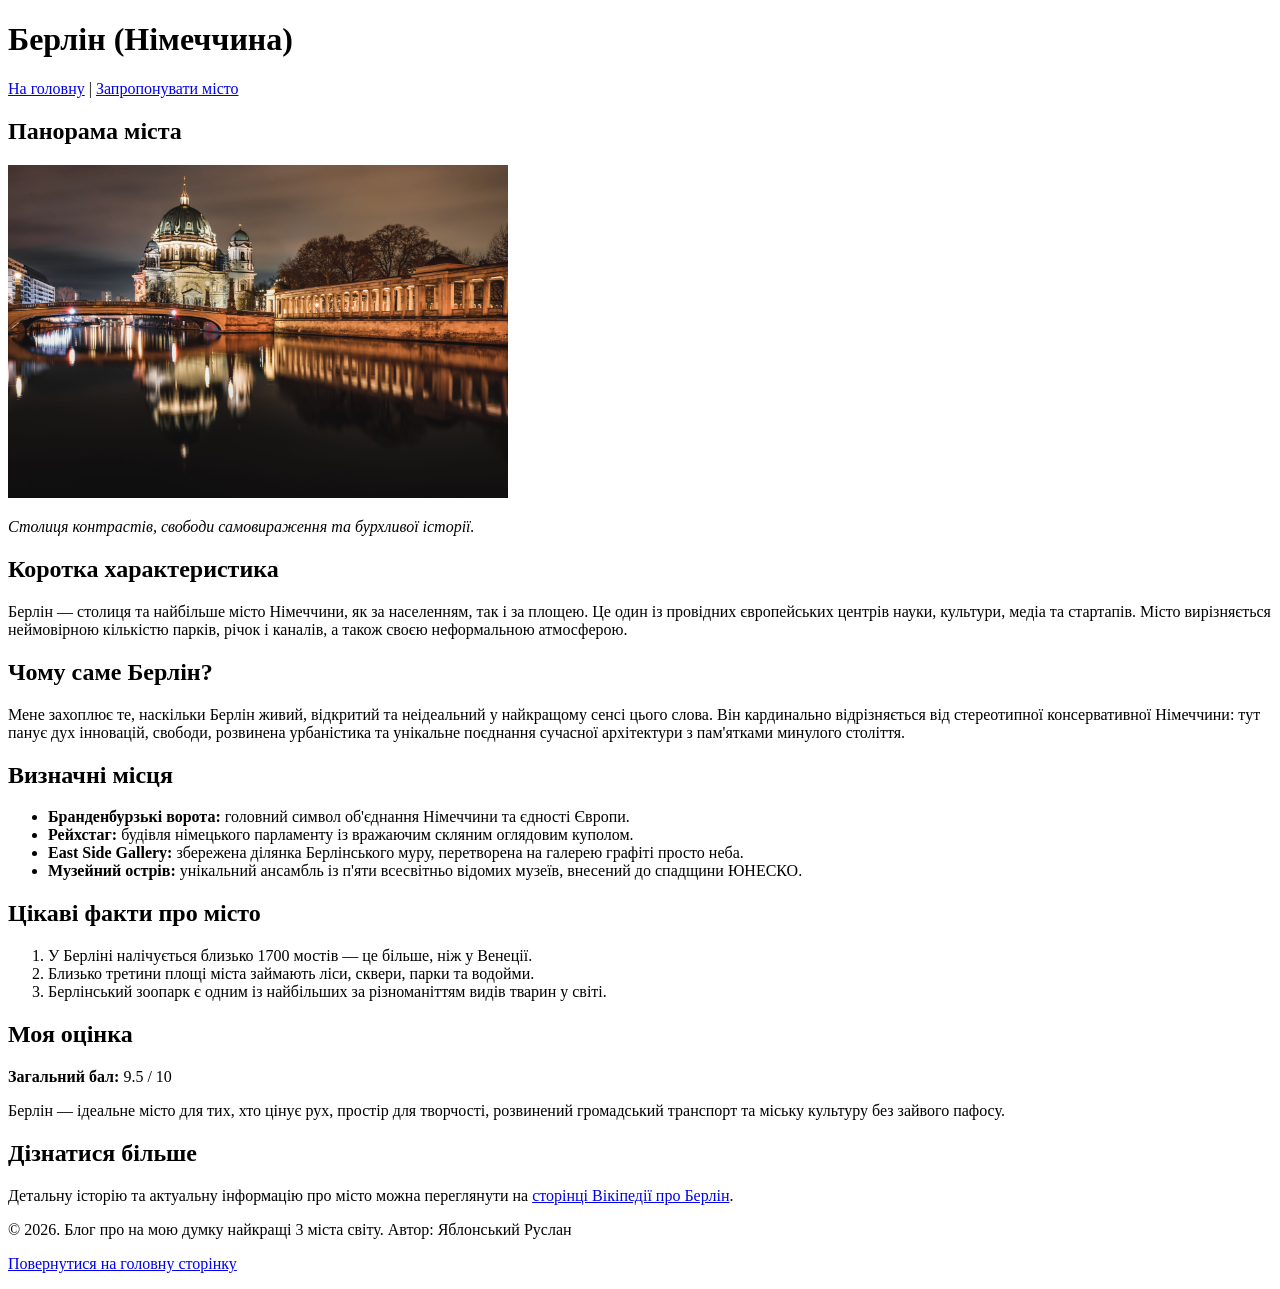
<file: berlin.html>
<!DOCTYPE html>
<html lang="uk">
<head>
    <meta charset="UTF-8">
    <meta name="viewport" content="width=device-width, initial-scale=1.0">
    <title>Берлін — Мої найкращі міста світу</title>
</head>
<body>

    <header>
        <h1>Берлін (Німеччина)</h1>
        <nav>
            <a href="index.html">На головну</a> |
            <a href="form.html">Запропонувати місто</a>
        </nav>
    </header>



        <section>
            <h2>Панорама міста</h2>
            <img src="images/berlin.jpg" alt="Бранденбурзькі ворота в центрі Берліна" width="500">
            <p><em>Столиця контрастів, свободи самовираження та бурхливої історії.</em></p>
        </section>


        <section>
            <h2>Коротка характеристика</h2>
            <p>
                Берлін — столиця та найбільше місто Німеччини, як за населенням, так і за площею.
                Це один із провідних європейських центрів науки, культури, медіа та стартапів. Місто вирізняється
                неймовірною кількістю парків, річок і каналів, а також своєю неформальною атмосферою.
            </p>
        </section>

 
        <section>
            <h2>Чому саме Берлін?</h2>
            <p>
                Мене захоплює те, наскільки Берлін живий, відкритий та неідеальний у найкращому сенсі цього слова.
                Він кардинально відрізняється від стереотипної консервативної Німеччини: тут панує дух інновацій,
                свободи, розвинена урбаністика та унікальне поєднання сучасної архітектури з пам'ятками минулого століття.
            </p>
        </section>

        <section>
            <h2>Визначні місця</h2>
            <ul>
                <li><strong>Бранденбурзькі ворота:</strong> головний символ об'єднання Німеччини та єдності Європи.</li>
                <li><strong>Рейхстаг:</strong> будівля німецького парламенту із вражаючим скляним оглядовим куполом.</li>
                <li><strong>East Side Gallery:</strong> збережена ділянка Берлінського муру, перетворена на галерею графіті просто неба.</li>
                <li><strong>Музейний острів:</strong> унікальний ансамбль із п'яти всесвітньо відомих музеїв, внесений до спадщини ЮНЕСКО.</li>
            </ul>
        </section>


        <section>
            <h2>Цікаві факти про місто</h2>
            <ol>
                <li>У Берліні налічується близько 1700 мостів — це більше, ніж у Венеції.</li>
                <li>Близько третини площі міста займають ліси, сквери, парки та водойми.</li>
                <li>Берлінський зоопарк є одним із найбільших за різноманіттям видів тварин у світі.</li>
            </ol>
        </section>

        <section>
            <h2>Моя оцінка</h2>
            <p><strong>Загальний бал:</strong> 9.5 / 10</p>
            <p>
                Берлін — ідеальне місто для тих, хто цінує рух, простір для творчості, розвинений громадський транспорт
                та міську культуру без зайвого пафосу.
            </p>
        </section>

        <section>
            <h2>Дізнатися більше</h2>
            <p>
                Детальну історію та актуальну інформацію про місто можна переглянути на 
                <a href="https://uk.wikipedia.org/wiki/%D0%91%D0%B5%D1%80%D0%BB%D1%96%D0%BD" target="_blank" rel="noopener noreferrer">сторінці Вікіпедії про Берлін</a>.
            </p>
        </section>

    <footer>
        <p>&copy; 2026. Блог про на мою думку найкращі 3 міста світу. Автор: Яблонський Руслан</p>
        <p><a href="index.html">Повернутися на головну сторінку</a></p>
    </footer>

</body>
</html>
</file>
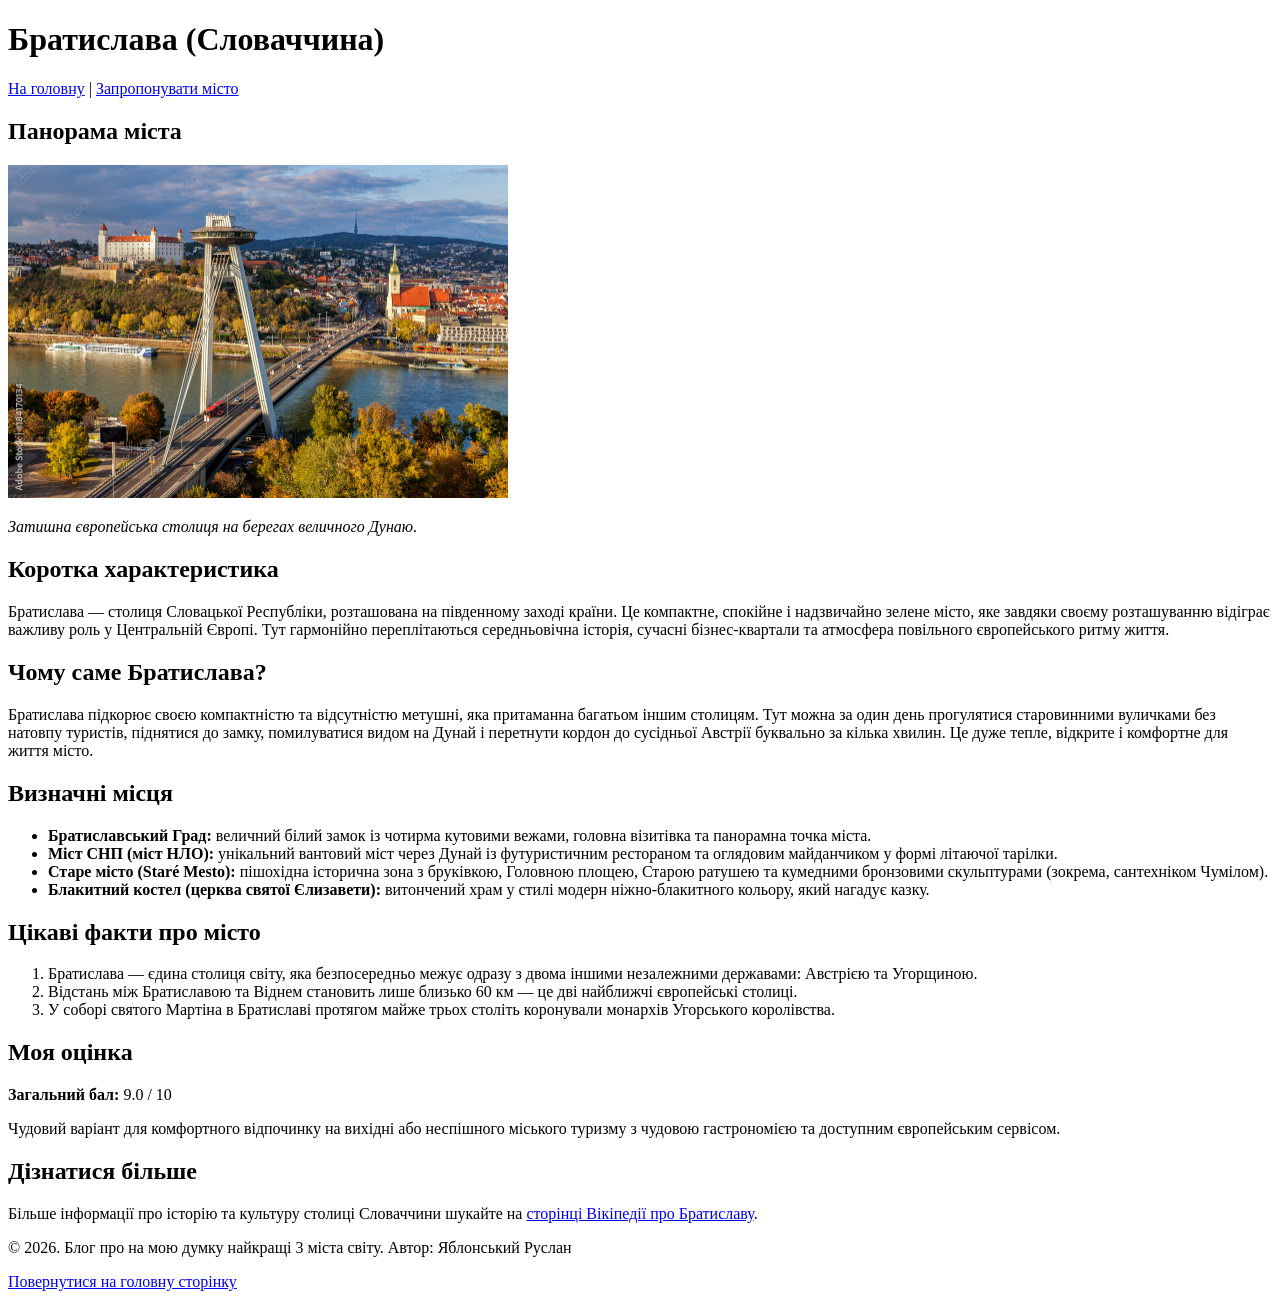
<file: bratislava.html>
<!DOCTYPE html>
<html lang="uk">
<head>
    <meta charset="UTF-8">
    <meta name="viewport" content="width=device-width, initial-scale=1.0">
    <title>Братислава — Мої найкращі міста світу</title>
</head>
<body>

    <header>
        <h1>Братислава (Словаччина)</h1>
        <nav>
            <a href="index.html"> На головну</a> |
            <a href="form.html">Запропонувати місто</a>
        </nav>
    </header>

        <section>
            <h2>Панорама міста</h2>
            <img src="images/bratislava.jpg" alt="Братиславський Град над річкою Дунай у центрі Братислави" width="500">
            <p><em>Затишна європейська столиця на берегах величного Дунаю.</em></p>
        </section>

        <section>
            <h2>Коротка характеристика</h2>
            <p>
                Братислава — столиця Словацької Республіки, розташована на південному заході країни. 
                Це компактне, спокійне і надзвичайно зелене місто, яке завдяки своєму розташуванню 
                відіграє важливу роль у Центральній Європі. Тут гармонійно переплітаються середньовічна історія, 
                сучасні бізнес-квартали та атмосфера повільного європейського ритму життя.
            </p>
        </section>

        <section>
            <h2>Чому саме Братислава?</h2>
            <p>
                Братислава підкорює своєю компактністю та відсутністю метушні, яка притаманна багатьом іншим столицям. 
                Тут можна за один день прогулятися старовинними вуличками без натовпу туристів, піднятися до замку, 
                помилуватися видом на Дунай і перетнути кордон до сусідньої Австрії буквально за кілька хвилин. 
                Це дуже тепле, відкрите і комфортне для життя місто.
            </p>
        </section>

        <section>
            <h2>Визначні місця</h2>
            <ul>
                <li><strong>Братиславський Град:</strong> величний білий замок із чотирма кутовими вежами, головна візитівка та панорамна точка міста.</li>
                <li><strong>Міст СНП (міст НЛО):</strong> унікальний вантовий міст через Дунай із футуристичним рестораном та оглядовим майданчиком у формі літаючої тарілки.</li>
                <li><strong>Старе місто (Staré Mesto):</strong> пішохідна історична зона з бруківкою, Головною площею, Старою ратушею та кумедними бронзовими скульптурами (зокрема, сантехніком Чумілом).</li>
                <li><strong>Блакитний костел (церква святої Єлизавети):</strong> витончений храм у стилі модерн ніжно-блакитного кольору, який нагадує казку.</li>
            </ul>
        </section>

        <section>
            <h2>Цікаві факти про місто</h2>
            <ol>
                <li>Братислава — єдина столиця світу, яка безпосередньо межує одразу з двома іншими незалежними державами: Австрією та Угорщиною.</li>
                <li>Відстань між Братиславою та Віднем становить лише близько 60 км — це дві найближчі європейські столиці.</li>
                <li>У соборі святого Мартіна в Братиславі протягом майже трьох століть коронували монархів Угорського королівства.</li>
            </ol>
        </section>

        <section>
            <h2>Моя оцінка</h2>
            <p><strong>Загальний бал:</strong> 9.0 / 10</p>
            <p>
                Чудовий варіант для комфортного відпочинку на вихідні або неспішного міського туризму з чудовою гастрономією та доступним європейським сервісом.
            </p>
        </section>

        <section>
            <h2>Дізнатися більше</h2>
            <p>
                Більше інформації про історію та культуру столиці Словаччини шукайте на 
                <a href="https://uk.wikipedia.org/wiki/%D0%91%D1%80%D0%B0%D1%82%D0%B8%D1%81%D0%BB%D0%B0%D0%B2%D0%B0" target="_blank" rel="noopener noreferrer">сторінці Вікіпедії про Братиславу</a>.
            </p>
        </section>

    <footer>
        <p>&copy; 2026. Блог про на мою думку найкращі 3 міста світу. Автор: Яблонський Руслан</p>
        <p><a href="index.html">Повернутися на головну сторінку</a></p>
    </footer>

</body>
</html>
</file>
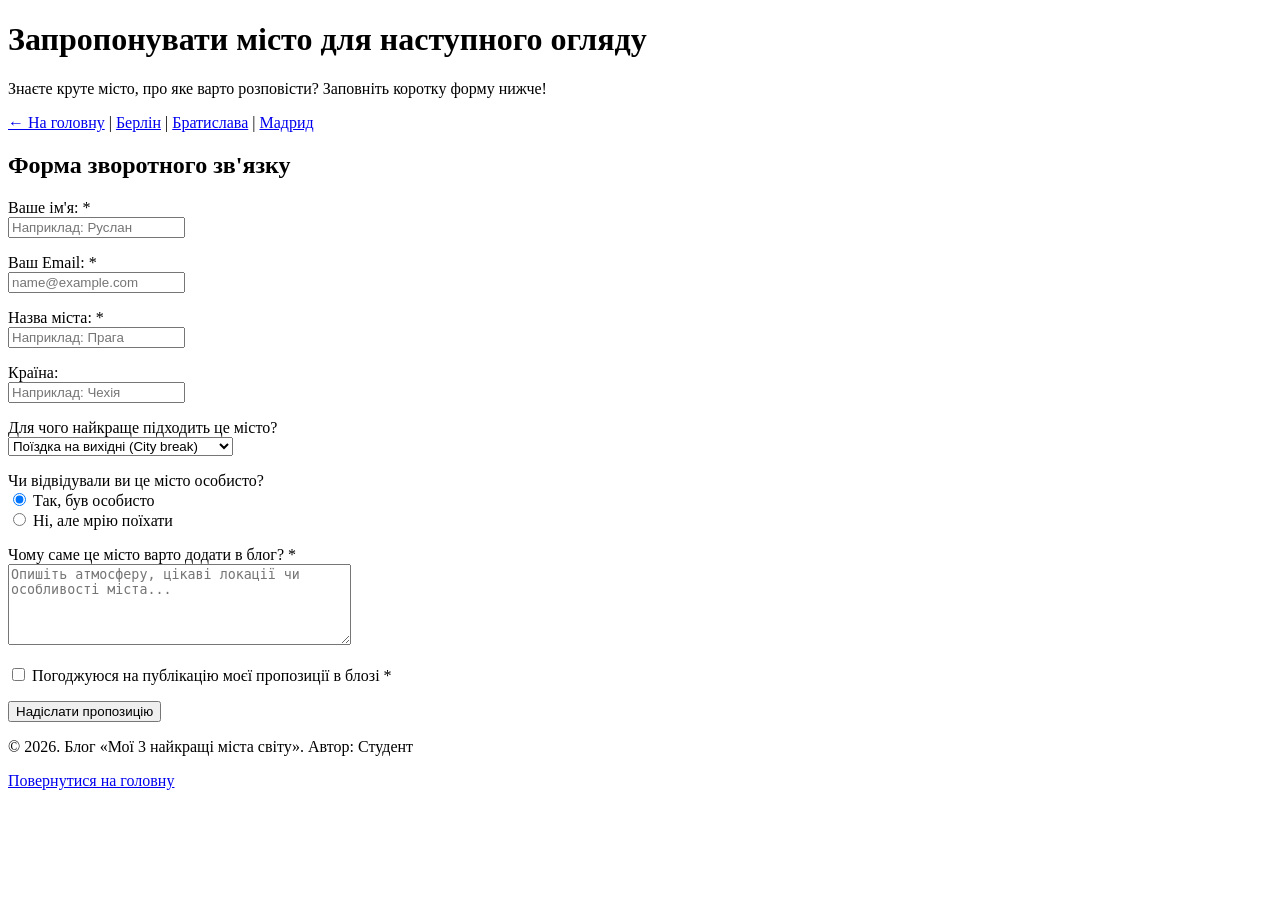
<file: form.html>
<!DOCTYPE html>
<html lang="uk">
<head>
    <meta charset="UTF-8">
    <meta name="viewport" content="width=device-width, initial-scale=1.0">
    <title>Запропонувати місто — Мої 3 найкращі міста світу</title>
</head>
<body>

    <header>
        <h1>Запропонувати місто для наступного огляду</h1>
        <p>Знаєте круте місто, про яке варто розповісти? Заповніть коротку форму нижче!</p>

        <nav>
            <a href="index.html">&larr; На головну</a> |
            <a href="berlin.html">Берлін</a> |
            <a href="bratislava.html">Братислава</a> |
            <a href="madrid.html">Мадрид</a>
        </nav>
    </header>

        <section>
            <h2>Форма зворотного зв'язку</h2>
            <form action="#" method="post">
                <p>
                    <label for="user-name">Ваше ім'я: *</label><br>
                    <input type="text" id="user-name" name="userName" placeholder="Наприклад: Руслан" required>
                </p>
                <p>
                    <label for="user-email">Ваш Email: *</label><br>
                    <input type="email" id="user-email" name="userEmail" placeholder="name@example.com" required>
                </p>
                <p>
                    <label for="city-name">Назва міста: *</label><br>
                    <input type="text" id="city-name" name="cityName" placeholder="Наприклад: Прага" required>
                </p>
                <p>
                    <label for="country-name">Країна:</label><br>
                    <input type="text" id="country-name" name="countryName" placeholder="Наприклад: Чехія">
                </p>
                <p>
                    <label for="trip-type">Для чого найкраще підходить це місто?</label><br>
                    <select id="trip-type" name="tripType">
                        <option value="weekend">Поїздка на вихідні (City break)</option>
                        <option value="culture">Культура та музеї</option>
                        <option value="gastronomy">Гастрономічний тур та кава</option>
                        <option value="nature">Природа та активний відпочинок</option>
                    </select>
                </p>
                <p>
                    <span>Чи відвідували ви це місто особисто?</span><br>
                    <input type="radio" id="visited-yes" name="visited" value="yes" checked>
                    <label for="visited-yes">Так, був особисто</label><br>
                    <input type="radio" id="visited-no" name="visited" value="no">
                    <label for="visited-no">Ні, але мрію поїхати</label>
                </p>
                <p>
                    <label for="city-description">Чому саме це місто варто додати в блог? *</label><br>
                    <textarea id="city-description" name="cityDescription" rows="5" cols="40" placeholder="Опишіть атмосферу, цікаві локації чи особливості міста..." required></textarea>
                </p>
                <p>
                    <input type="checkbox" id="rules-agree" name="agree" required>
                    <label for="rules-agree">Погоджуюся на публікацію моєї пропозиції в блозі *</label>
                </p>
                <p>
                    <button type="submit">Надіслати пропозицію</button>
                 
                </p>

            </form>
        </section>

    <footer>
        <p>&copy; 2026. Блог «Мої 3 найкращі міста світу». Автор: Студент</p>
        <p><a href="index.html">Повернутися на головну</a></p>
    </footer>

</body>
</html>
</file>
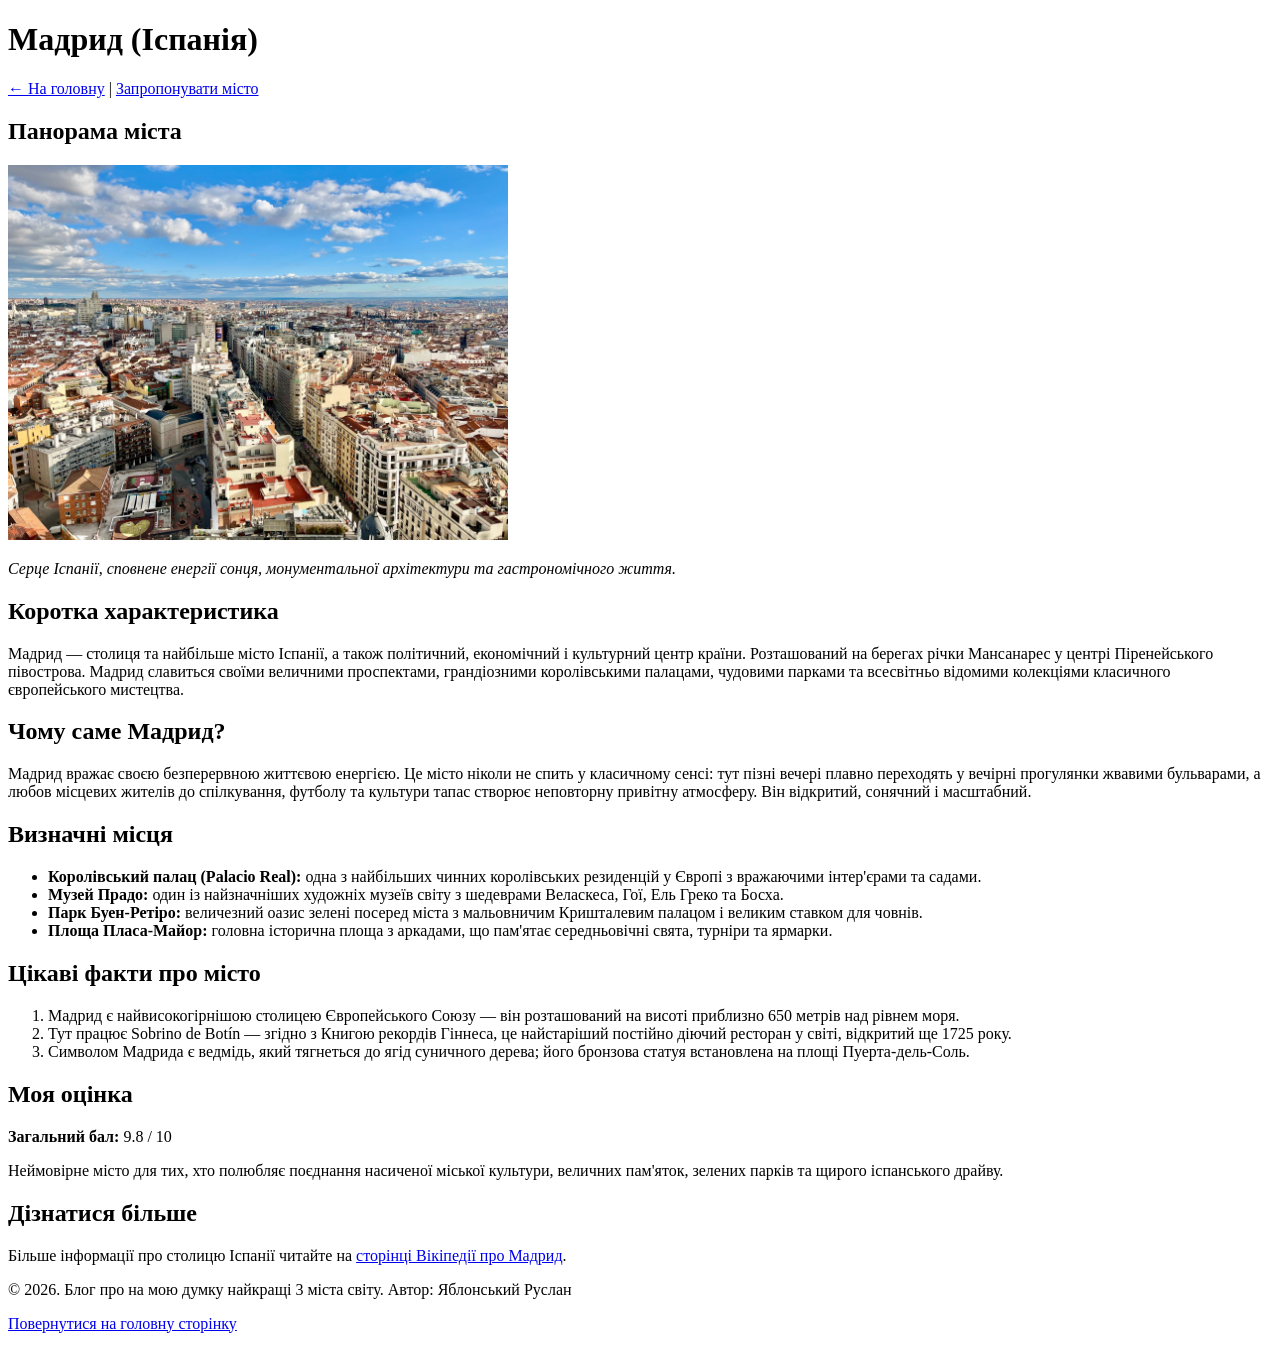
<file: madrid.html>
<!DOCTYPE html>
<html lang="uk">
<head>
    <meta charset="UTF-8">
    <meta name="viewport" content="width=device-width, initial-scale=1.0">
    <title>Мадрид — Мої найкращі міста світу</title>
</head>
<body>

    <header>
        <h1>Мадрид (Іспанія)</h1>
        <nav>
            <a href="index.html">&larr; На головну</a> |
            <a href="form.html">Запропонувати місто</a>
        </nav>
    </header>

        <section>
            <h2>Панорама міста</h2>
            <img src="images/madrid.jpg" alt="Площа Сібелес та палац Сібелес у Мадриді під сонячним небом" width="500">
            <p><em>Серце Іспанії, сповнене енергії сонця, монументальної архітектури та гастрономічного життя.</em></p>
        </section>

        <section>
            <h2>Коротка характеристика</h2>
            <p>
                Мадрид — столиця та найбільше місто Іспанії, а також політичний, економічний і культурний 
                центр країни. Розташований на берегах річки Мансанарес у центрі Піренейського півострова. 
                Мадрид славиться своїми величними проспектами, грандіозними королівськими палацами, 
                чудовими парками та всесвітньо відомими колекціями класичного європейського мистецтва.
            </p>
        </section>

        <section>
            <h2>Чому саме Мадрид?</h2>
            <p>
                Мадрид вражає своєю безперервною життєвою енергією. Це місто ніколи не спить у класичному сенсі: 
                тут пізні вечері плавно переходять у вечірні прогулянки жвавими бульварами, а любов місцевих 
                жителів до спілкування, футболу та культури тапас створює неповторну привітну атмосферу. 
                Він відкритий, сонячний і масштабний.
            </p>
        </section>

        <section>
            <h2>Визначні місця</h2>
            <ul>
                <li><strong>Королівський палац (Palacio Real):</strong> одна з найбільших чинних королівських резиденцій у Європі з вражаючими інтер'єрами та садами.</li>
                <li><strong>Музей Прадо:</strong> один із найзначніших художніх музеїв світу з шедеврами Веласкеса, Гої, Ель Греко та Босха.</li>
                <li><strong>Парк Буен-Ретіро:</strong> величезний оазис зелені посеред міста з мальовничим Кришталевим палацом і великим ставком для човнів.</li>
                <li><strong>Площа Пласа-Майор:</strong> головна історична площа з аркадами, що пам'ятає середньовічні свята, турніри та ярмарки.</li>
            </ul>
        </section>

        <section>
            <h2>Цікаві факти про місто</h2>
            <ol>
                <li>Мадрид є найвисокогірнішою столицею Європейського Союзу — він розташований на висоті приблизно 650 метрів над рівнем моря.</li>
                <li>Тут працює Sobrino de Botín — згідно з Книгою рекордів Гіннеса, це найстаріший постійно діючий ресторан у світі, відкритий ще 1725 року.</li>
                <li>Символом Мадрида є ведмідь, який тягнеться до ягід суничного дерева; його бронзова статуя встановлена на площі Пуерта-дель-Соль.</li>
            </ol>
        </section>

        <section>
            <h2>Моя оцінка</h2>
            <p><strong>Загальний бал:</strong> 9.8 / 10</p>
            <p>
                Неймовірне місто для тих, хто полюбляє поєднання насиченої міської культури, величних пам'яток, 
                зелених парків та щирого іспанського драйву.
            </p>
        </section>

        <section>
            <h2>Дізнатися більше</h2>
            <p>
                Більше інформації про столицю Іспанії читайте на 
                <a href="https://uk.wikipedia.org/wiki/%D0%9C%D0%B0%D0%B4%D1%80%D0%B8%D0%B4" target="_blank" rel="noopener noreferrer">сторінці Вікіпедії про Мадрид</a>.
            </p>
        </section>

    <footer>
        <p>&copy; 2026. Блог про на мою думку найкращі 3 міста світу. Автор: Яблонський Руслан</p>
        <p><a href="index.html">Повернутися на головну сторінку</a></p>
    </footer>

</body>
</html>
</file>
<file: lab2/styles.css>
* {
    box-sizing: border-box;
}

body {
    margin: 0;
    font-family: Arial, Helvetica, sans-serif;
    background: #f5f5f5;
}

.header {
    background: #fff;
    border-bottom: 1px solid #e6e6e6;
    box-shadow: 0 1px 0 rgba(0, 0, 0, 0.03);
}

.container {
    max-width: 1200px;
    margin: 0 auto;
    padding: 0 20px;
    display: flex;
    align-items: center;
    justify-content: space-between;
    min-height: 48px;
}

.logo {
    font-size: 20px;
    font-weight: bold;
    color: #00072e;
    text-decoration: none;
}

.logo-container {
    display: flex;
    flex-direction: column;
    align-items: flex-start;
    gap: 0;
}

.subtitle {
    font-size: 10px;
    font-weight: bold;
    color: #4b4b4b;
}

.main-nav {
    display: flex;
    align-items: stretch;
    gap: 6px;
    margin-left: auto;
}

.main-nav a {
    display: inline-flex;
    align-items: center;
    justify-content: center;
    min-height: 48px;
    padding: 10px 18px;
    text-decoration: none;
    color: #2d2d2d;
    font-size: 14px;
    font-weight: 500;
    border-bottom: 3px solid transparent;
    transition: all 0.2s ease;
}

.main-nav a:hover,
.main-nav a.active {
    color: #1f8a4c;
    border-bottom-color: #1f8a4c;
    background: rgba(31, 138, 76, 0.04);
}

.hero {
    position: relative; /* Головний контейнер для позиціонування */
    width: 100%;
    max-width: 1800px;
    margin: 0 auto;
    text-align: center; /* Центрує кнопку по горизонталі */
}

.hero img {
    width: 100%;
    height: auto;
    display: block;
}


.hero-btn {
    position: absolute;
    bottom: 300px; /* Відступ від нижнього краю картинки (можеш підібрати точніше) */
    background-color: #16a34a; /* Твій зелений колір */
    color: #ffffff;
    padding: 15px 28px;
    font-size: 30px;
    font-weight: 1000;
    text-decoration: none;
    border-radius: 8px;
    box-shadow: 0 4px 6px rgba(0, 0, 0, 0.15);
    z-index: 10;
    transform: translateX(-610px); /* Посуне приблизно на 65px лівіше від центру */
}

.hero-btn:hover {
    background-color: #15803d;
}

.section-title {
    font-size: 24px;
    font-weight: bold;
    color: #2d2d2d;
    text-align: start;
    padding: 0 75px;
    margin-top: 20px;
}

.metrics-grid {
    display: grid;
    grid-template-columns: repeat(auto-fit, minmax(200px, 1fr));
    gap: 16px;
    padding: 0 16px;
    max-width: 1800px;
    margin: 0 auto;
}

.metric-card {
    background: #ffffff;
    border: 1px solid #e5e7eb;
    border-radius: 12px;
    padding: 20px;
    display: flex;
    flex-direction: column;
    justify-content: space-between;
}

.metric-value {
    font-size: 24px;
    font-weight: bold;
    color: #252525;
    margin: 0;
}

.metric-value-text {
    font-size: 32px;
    color: #252525;
}

.metric-title {
    font-size: 14px;
    font-weight: bold;
    color: #6b7280;
    margin-bottom: 8px;
}

.badge-success {
    background-color: #d1fae5;
    color: #065f46;
    padding: 4px 8px;
    border-radius: 8px;
    font-size: 12px;
    font-weight: bold;
    max-width: 80px;
}

.services {
    padding: 20px 0 40px;
}

.services-title {
    font-size: 24px;
    font-weight: bold;
    color: #2d2d2d;
    text-align: start;
    padding: 0 75px;
    margin: 0 0 18px;
}


.services-grid {
    display: grid;
    grid-template-columns: repeat(auto-fit, minmax(300px, 428px));
    gap: 20px;
    max-width: 1900px;
    margin: 0 auto;
    padding: 0 20px;
    justify-content: center;
}

.services-card {
    background: #ffffff;
    border: 1px solid #e5e7eb;
    border-radius: 12px;
    padding: 24px;
    display: flex;
    flex-direction: column;
    justify-content: space-between; 
    min-height: 150px; 
}

.services-card h3 {
    margin: 0 0 12px 0;
    font-size: 21px;
    line-height: 1.3;
    font-weight: 700;
    color: #1d1d1d;
}

.services-card p {
    margin: 0;
    font-size: 14px;
    line-height: 1.6;
    color: #4b5563; 
    max-width: 240px; 
}

.alert-box {
    background-color: #fef2f2;       /* Світло-рожевий/червонуватий фон */
    border: 1px solid #fecaca;       
    border-radius: 12px;             
    padding: 20px 24px;              
    max-width: 1770px;               
    margin: 24px auto;               
    box-sizing: border-box;
}

.alert-box h3 {
    margin: 0 0 8px 0;               
    font-size: 18px;
    font-weight: 700;
    color: #dc2626;                 
}

.alert-box p {
    margin: 0;
    font-size: 14px;
    line-height: 1.5;
    color: #1f2937;                 
}

.recent-measurements {
    max-width: 1800px;
    margin: 40px auto;
    padding: 0 40px;
    box-sizing: border-box;
}

.recent-measurements h2 {
    font-size: 22px;
    font-weight: 700;
    color: #111827;
    margin-bottom: 16px;
}


.table-container {
    background: #ffffff;
    border: 1px solid #e5e7eb;
    border-radius: 12px;
    overflow: hidden; 
}

.recent-measurements table {
    width: 100%;
    border-collapse: collapse;
    text-align: left;
    font-size: 14px;
}


.recent-measurements th {
    background-color: #f1f5f9; 
    color: #1f2937;
    font-weight: 600;
    padding: 16px 24px;
    border-bottom: 1px solid #e5e7eb;
}

.recent-measurements td {
    padding: 16px 24px;
    color: #374151;
    border-bottom: 1px solid #f3f4f6;
}


.recent-measurements tr:last-child td {
    border-bottom: none;
}


.danger-text {
    color: #dc2626 !important;
    font-weight: 600;
}

.danger-status {
    color: #dc2626 !important;
    font-weight: 500;
}

.success-status {
    color: #16a34a !important;
    font-weight: 500;
}

.order-section {
    max-width: 1800px;
    margin: 40px auto;
    padding: 0 40px;
    box-sizing: border-box;
}

.order-container {
    background: #ffffff;
    border: 1px solid #e5e7eb;
    border-radius: 16px;
    padding: 32px 40px;
}

.order-container h2 {
    font-size: 24px;
    font-weight: 700;
    color: #111827;
    margin: 0 0 8px 0;
}

.order-subtitle {
    font-size: 14px;
    color: #4b5563;
    margin: 0 0 24px 0;
}


.form-row {
    display: grid;
    grid-template-columns: 1fr 1fr 1fr; 
    gap: 24px;
    margin-bottom: 20px;
}

.form-group {
    display: flex;
    flex-direction: column;
}

.form-group-column {
    display: flex;
    flex-direction: column;
    gap: 20px;
    grid-column: span 1;
}

.textarea-group {
    grid-column: span 2; 
}


.order-form label {
    font-size: 13px;
    font-weight: 600;
    color: #374151;
    margin-bottom: 6px;
}

.required {
    color: #dc2626; 
}


.order-form input,
.order-form select,
.order-form textarea {
    padding: 12px 16px;
    border: 1px solid #d1d5db;
    border-radius: 8px;
    font-size: 14px;
    color: #1f2937;
    background-color: #fff;
    outline: none;
    transition: border-color 0.2s;
}

.order-form input:focus,
.order-form select:focus,
.order-form textarea:focus {
    border-color: #2563eb; 
}

.order-form textarea {
    resize: vertical;
    min-height: 120px;
}


.submit-btn {
    background-color: #16a34a;
    color: #ffffff;
    font-size: 15px;
    font-weight: 600;
    padding: 12px 28px;
    border: none;
    border-radius: 8px;
    cursor: pointer;
    transition: background-color 0.2s;
    margin-top: 10px;
}

.submit-btn:hover {
    background-color: #15803d;
}

.site-footer {
    background-color: #1e293b; 
    color: #94a3b8;            
    padding: 40px 0;           
    margin-top: 60px;          
}

.footer-container {
    max-width: 1800px;        
    margin: 0 auto;
    padding: 0 40px;           
    display: flex;
    justify-content: space-between; 
    align-items: flex-end;    
    flex-wrap: wrap;
    gap: 24px;
}

/* Ліва колонка */
.footer-logo {
    font-size: 20px;
    font-weight: 700;
    color: #ffffff;            
    margin-bottom: 6px;
}

.footer-slogan {
    font-size: 13px;
    color: #94a3b8;
}

/* Права колонка */
.footer-right {
    display: flex;
    flex-direction: column;
    align-items: flex-end;     
    gap: 12px;
}

.footer-nav {
    list-style: none;
    display: flex;
    gap: 24px;                 
    margin: 0;
    padding: 0;
}

.footer-nav a {
    color: #cbd5e1;           
    text-decoration: none;
    font-size: 14px;
    transition: color 0.2s;
}

.footer-nav a:hover {
    color: #ffffff;           
}

.footer-copy {
    font-size: 12px;
    color: #64748b;            
}
</file>
<file: lab3/scss/main.css>
*,
*::before,
*::after {
  box-sizing: border-box;
}

html {
  scroll-behavior: smooth;
}

body {
  margin: 0;
  background: #f5f5f5;
  color: #2d2d2d;
  font-family: Arial, Helvetica, sans-serif;
  line-height: 1.5;
}

img {
  display: block;
  max-width: 100%;
  height: auto;
}

button,
input,
select,
textarea {
  font: inherit;
}

button,
select {
  cursor: pointer;
}

.container {
  width: min(100% - 32px, 1200px);
  margin-inline: auto;
  display: flex;
  flex-direction: column;
  padding-top: 16px;
  padding-bottom: 16px;
  gap: 12px;
}
@media (min-width: 768px) {
  .container {
    flex-direction: row;
    align-items: center;
    justify-content: space-between;
    padding-top: 0;
    padding-bottom: 0;
    min-height: 48px;
    gap: 16px;
  }
}

.header {
  background: #fff;
  border-bottom: 1px solid #e5e6e6;
  box-shadow: 0 1px 0 rgba(0, 0, 0, 0.03);
}

.logo-container {
  display: flex;
  flex-direction: column;
  align-items: flex-start;
  gap: 0;
}

.logo {
  color: #00072e;
  font-size: 20px;
  font-weight: 700;
  text-decoration: none;
}

.subtitle {
  color: #4b5563;
  font-size: 10px;
  font-weight: 700;
}

.main-nav {
  display: flex;
  flex-direction: column;
  align-items: stretch;
  gap: 4px;
  width: 100%;
}
@media (min-width: 768px) {
  .main-nav {
    flex-direction: row;
    flex-wrap: wrap;
    width: auto;
    gap: 4px;
    margin-left: auto;
  }
}
.main-nav a {
  display: inline-flex;
  align-items: center;
  justify-content: center;
  min-height: 44px;
  padding: 8px 16px;
  border-bottom: 3px solid transparent;
  color: #2d2d2d;
  font-size: 14px;
  font-weight: 500;
  text-decoration: none;
  transition: all 0.2s ease;
}
@media (min-width: 768px) {
  .main-nav a {
    min-height: 48px;
    padding: 10px 18px;
  }
}
.main-nav a:hover, .main-nav a.active {
  border-bottom-color: #16a34a;
  background: rgba(22, 163, 74, 0.04);
  color: #16a34a;
}

.hero {
  position: relative;
  width: 100%;
  max-width: 1800px;
  margin: 0 auto;
  overflow: hidden;
}
.hero img {
  width: 100%;
  height: auto;
  display: block;
}
@media (min-width: 768px) {
  .hero {
    min-height: 360px;
  }
}
@media (min-width: 1024px) {
  .hero {
    min-height: 500px;
  }
}

.monitoring,
.services {
  padding-top: 20px;
}

.section-title,
.services-title {
  font-size: 22px;
  font-weight: 700;
  text-align: start;
}
@media (min-width: 768px) {
  .section-title,
  .services-title {
    font-size: 24px;
  }
}

.section-title {
  margin-top: 20px;
  margin-bottom: 16px;
  padding-left: 16px;
}
@media (min-width: 768px) {
  .section-title {
    padding-left: 0;
  }
}

.services-title {
  margin: 0 auto 16px;
  padding-left: 16px;
}
@media (min-width: 768px) {
  .services-title {
    padding-left: 0;
    margin-bottom: 18px;
  }
}

.metrics-grid {
  display: grid;
  grid-template-columns: 1fr;
  gap: 16px;
  margin: 0 auto;
  padding: 0 16px;
}
@media (min-width: 768px) {
  .metrics-grid {
    grid-template-columns: repeat(3, 1fr);
    padding: 0 20px;
  }
}
@media (min-width: 1024px) {
  .metrics-grid {
    grid-template-columns: repeat(5, 1fr);
    max-width: 1800px;
    padding: 0;
  }
}

.services-grid {
  display: grid;
  grid-template-columns: 1fr;
  gap: 16px;
  margin: 0 auto;
  padding: 0 16px;
}
@media (min-width: 768px) {
  .services-grid {
    grid-template-columns: repeat(2, 1fr);
    gap: 20px;
    padding: 0 20px;
  }
}
@media (min-width: 1024px) {
  .services-grid {
    grid-template-columns: repeat(4, 1fr);
    padding: 0;
  }
}

.recent-measurements,
.order-section {
  margin-top: 32px;
  padding: 0 16px;
}
@media (min-width: 768px) {
  .recent-measurements,
  .order-section {
    margin-top: 40px;
    padding: 0;
  }
}

.site-footer {
  margin-top: 40px;
  padding: 32px 0;
  background: #1e293b;
  color: #94a3b8;
}
@media (min-width: 768px) {
  .site-footer {
    padding: 40px 0;
  }
}

.footer-container {
  width: min(100% - 32px, 1200px);
  margin-inline: auto;
  display: flex;
  flex-direction: column;
  align-items: flex-start;
  gap: 24px;
  padding: 0 16px;
}
@media (min-width: 768px) {
  .footer-container {
    flex-direction: row;
    align-items: flex-end;
    justify-content: space-between;
    padding: 0;
  }
}

.footer-right {
  display: flex;
  flex-direction: column;
  align-items: flex-start;
  gap: 12px;
}
@media (min-width: 768px) {
  .footer-right {
    align-items: flex-end;
  }
}

.footer-nav {
  display: flex;
  flex-direction: column;
  gap: 12px;
  margin: 0;
  padding: 0;
  list-style: none;
}
@media (min-width: 768px) {
  .footer-nav {
    flex-direction: row;
    gap: 24px;
  }
}

.hero-btn {
  display: block;
  width: -moz-fit-content;
  width: fit-content;
  margin: 16px auto 0;
  padding: 12px 24px;
  background-color: #16a34a;
  color: #fff;
  font-size: 16px;
  font-weight: 700;
  text-decoration: none;
  border-radius: 8px;
  box-shadow: 0 4px 6px rgba(0, 0, 0, 0.15);
  text-align: center;
  white-space: nowrap;
}
.hero-btn:hover {
  background-color: #15803d;
}
@media (min-width: 768px) {
  .hero-btn {
    position: absolute;
    bottom: 15%;
    left: 32px;
    margin: 0;
    padding: 16px 32px;
    font-size: 18px;
  }
}
@media (min-width: 1024px) {
  .hero-btn {
    bottom: 20%;
    left: 40px;
    padding: 20px 40px;
    font-size: 20px;
  }
}

.metric-card,
.services-card {
  display: flex;
  flex-direction: column;
  justify-content: space-between;
  border: 1px solid #e5e6e6;
  border-radius: 12px;
  background: #fff;
}

.metric-card {
  padding: 20px;
}

.metric-value {
  margin: 0;
  color: #252525;
  font-size: 24px;
  font-weight: 700;
}

.metric-value-text {
  color: #252525;
  font-size: 24px;
}
@media (min-width: 768px) {
  .metric-value-text {
    font-size: 28px;
  }
}
@media (min-width: 1024px) {
  .metric-value-text {
    font-size: 32px;
  }
}

.metric-title {
  margin-bottom: 8px;
  color: #6b7280;
  font-size: 14px;
  font-weight: 700;
}

.metric-desc {
  color: #4b5563;
  font-size: 14px;
}

.badge-success {
  max-width: 80px;
  padding: 4px 8px;
  border-radius: 8px;
  background: #d1fae5;
  color: #065f46;
  font-size: 12px;
  font-weight: 700;
}

.services {
  padding-bottom: 40px;
}

.services-card {
  min-height: 120px;
  padding: 20px;
}
@media (min-width: 768px) {
  .services-card {
    min-height: 150px;
    padding: 24px;
  }
}
.services-card h3 {
  margin: 0 0 12px;
  color: #1d1d1d;
  font-size: 18px;
  font-weight: 700;
  line-height: 1.3;
}
@media (min-width: 768px) {
  .services-card h3 {
    font-size: 21px;
  }
}
.services-card p {
  max-width: 100%;
  margin: 0;
  color: #4b5563;
  font-size: 14px;
  line-height: 1.6;
}
@media (min-width: 1024px) {
  .services-card p {
    max-width: 240px;
  }
}

.alert-box {
  margin: 24px 16px;
  padding: 20px 20px;
  border: 1px solid #fecaca;
  border-radius: 12px;
  background: #fef2f2;
}
@media (min-width: 768px) {
  .alert-box {
    max-width: 1770px;
    margin: 24px auto;
    padding: 20px 24px;
  }
}
.alert-box h3 {
  margin: 0 0 8px;
  color: #dc2626;
  font-size: 18px;
  font-weight: 700;
}
.alert-box p {
  margin: 0;
  color: #1f2937;
  font-size: 14px;
  line-height: 1.5;
}

.recent-measurements h2 {
  margin-bottom: 16px;
  color: #111827;
  font-size: 20px;
  font-weight: 700;
}
@media (min-width: 768px) {
  .recent-measurements h2 {
    font-size: 22px;
  }
}
.recent-measurements table {
  width: 100%;
  border-collapse: collapse;
  text-align: left;
  font-size: 13px;
}
@media (min-width: 768px) {
  .recent-measurements table {
    font-size: 14px;
  }
}
.recent-measurements th {
  border-bottom: 1px solid #e5e6e6;
  background: #f1f5f9;
  color: #1f2937;
  font-weight: 600;
  padding: 12px 16px;
}
@media (min-width: 768px) {
  .recent-measurements th {
    padding: 16px 24px;
  }
}
.recent-measurements td {
  border-bottom: 1px solid #f3f4f6;
  color: #374151;
  padding: 12px 16px;
}
@media (min-width: 768px) {
  .recent-measurements td {
    padding: 16px 24px;
  }
}
.recent-measurements tr:last-child td {
  border-bottom: 0;
}

.table-container {
  overflow-x: auto;
  -webkit-overflow-scrolling: touch;
  border: 1px solid #e5e6e6;
  border-radius: 12px;
  background: #fff;
}

.danger-text,
.danger-status {
  color: #dc2626 !important;
}

.danger-text {
  font-weight: 600;
}

.danger-status {
  font-weight: 500;
}

.success-status {
  color: #16a34a !important;
  font-weight: 500;
}

.order-container {
  padding: 20px 16px;
  border: 1px solid #e5e6e6;
  border-radius: 16px;
  background: #fff;
}
@media (min-width: 768px) {
  .order-container {
    padding: 24px 32px;
  }
}
@media (min-width: 1024px) {
  .order-container {
    padding: 32px 40px;
  }
}
.order-container h2 {
  margin: 0 0 8px;
  color: #111827;
  font-size: 20px;
  font-weight: 700;
}
@media (min-width: 768px) {
  .order-container h2 {
    font-size: 24px;
  }
}

.order-subtitle {
  margin: 0 0 20px;
  color: #4b5563;
  font-size: 14px;
}

.form-row {
  display: grid;
  grid-template-columns: 1fr;
  gap: 16px;
  margin-bottom: 16px;
}
@media (min-width: 768px) {
  .form-row {
    grid-template-columns: repeat(2, 1fr);
    gap: 20px;
  }
}
@media (min-width: 1024px) {
  .form-row {
    grid-template-columns: repeat(3, 1fr);
    gap: 24px;
    margin-bottom: 20px;
  }
}

.form-group,
.form-group-column {
  display: flex;
  flex-direction: column;
}

.form-group-column {
  grid-column: span 1;
  gap: 16px;
}
@media (min-width: 768px) {
  .form-group-column {
    gap: 20px;
  }
}

.textarea-group {
  grid-column: span 1;
}
@media (min-width: 768px) {
  .textarea-group {
    grid-column: span 1;
  }
}
@media (min-width: 1024px) {
  .textarea-group {
    grid-column: span 2;
  }
}

.order-form label {
  margin-bottom: 4px;
  color: #374151;
  font-size: 13px;
  font-weight: 600;
}
.order-form input,
.order-form select,
.order-form textarea {
  width: 100%;
  padding: 12px 16px;
  border: 1px solid #d1d5db;
  border-radius: 8px;
  outline: none;
  background: #fff;
  color: #1f2937;
  font-size: 14px;
  transition: border-color 0.2s;
  box-sizing: border-box;
}
.order-form input:focus,
.order-form select:focus,
.order-form textarea:focus {
  border-color: #2563eb;
}
.order-form textarea {
  min-height: 120px;
  resize: vertical;
}

.required {
  color: #dc2626;
}

.submit-btn {
  display: block;
  width: 100%;
  margin-top: 16px;
  padding: 12px 24px;
  border: 0;
  border-radius: 8px;
  background: #16a34a;
  color: #fff;
  font-size: 15px;
  font-weight: 600;
  transition: background-color 0.2s;
  cursor: pointer;
}
@media (min-width: 768px) {
  .submit-btn {
    display: inline-block;
    width: auto;
    padding: 12px 28px;
  }
}
.submit-btn:hover {
  background: #15803d;
}

.footer-logo {
  margin-bottom: 4px;
  color: #fff;
  font-size: 20px;
  font-weight: 700;
}

.footer-slogan {
  color: #94a3b8;
  font-size: 13px;
}

.footer-nav a {
  color: #cbd5e1;
  font-size: 14px;
  text-decoration: none;
  transition: color 0.2s;
}
.footer-nav a:hover {
  color: #fff;
}

.footer-copy {
  color: #64748b;
  font-size: 12px;
}
</file>
<file: lab4/scss/main.css>
*,
*::before,
*::after {
  box-sizing: border-box;
}

html {
  scroll-behavior: smooth;
}

body {
  margin: 0;
  background: #f5f5f5;
  color: #2d2d2d;
  font-family: Arial, Helvetica, sans-serif;
  line-height: 1.5;
}

img {
  display: block;
  max-width: 100%;
  height: auto;
}

button,
input,
select,
textarea {
  font: inherit;
}

button,
select {
  cursor: pointer;
}

.container {
  width: min(100% - 32px, 1200px);
  margin-inline: auto;
  display: flex;
  flex-direction: column;
  padding-top: 16px;
  padding-bottom: 16px;
  gap: 12px;
}
@media (min-width: 768px) {
  .container {
    flex-direction: row;
    align-items: center;
    justify-content: space-between;
    padding-top: 0;
    padding-bottom: 0;
    min-height: 48px;
    gap: 16px;
  }
}

.header {
  background: #fff;
  border-bottom: 1px solid #e5e6e6;
  box-shadow: 0 1px 0 rgba(0, 0, 0, 0.03);
}

.logo-container {
  display: flex;
  flex-direction: column;
  align-items: flex-start;
  gap: 0;
}

.logo {
  color: #00072e;
  font-size: 20px;
  font-weight: 700;
  text-decoration: none;
}

.subtitle {
  color: #4b5563;
  font-size: 10px;
  font-weight: 700;
}

.main-nav {
  display: flex;
  flex-direction: column;
  align-items: stretch;
  gap: 4px;
  width: 100%;
}
@media (min-width: 768px) {
  .main-nav {
    flex-direction: row;
    flex-wrap: wrap;
    width: auto;
    gap: 4px;
    margin-left: auto;
  }
}
.main-nav a {
  display: inline-flex;
  align-items: center;
  justify-content: center;
  min-height: 44px;
  padding: 8px 16px;
  border-bottom: 3px solid transparent;
  color: #2d2d2d;
  font-size: 14px;
  font-weight: 500;
  text-decoration: none;
  transition: all 0.2s ease;
}
@media (min-width: 768px) {
  .main-nav a {
    min-height: 48px;
    padding: 10px 18px;
  }
}
.main-nav a:hover, .main-nav a.active {
  border-bottom-color: #16a34a;
  background: rgba(22, 163, 74, 0.04);
  color: #16a34a;
}

.hero {
  position: relative;
  width: 100%;
  max-width: 1800px;
  margin: 0 auto;
  overflow: hidden;
}
.hero img {
  width: 100%;
  height: auto;
  display: block;
}
@media (min-width: 768px) {
  .hero {
    min-height: 360px;
  }
}
@media (min-width: 1024px) {
  .hero {
    min-height: 500px;
  }
}

.monitoring,
.services {
  padding-top: 20px;
}

.section-title,
.services-title {
  font-size: 22px;
  font-weight: 700;
  text-align: start;
}
@media (min-width: 768px) {
  .section-title,
  .services-title {
    font-size: 24px;
  }
}

.section-title {
  margin-top: 20px;
  margin-bottom: 16px;
  padding-left: 16px;
}
@media (min-width: 768px) {
  .section-title {
    padding-left: 0;
  }
}

.services-title {
  margin: 0 auto 16px;
  padding-left: 16px;
}
@media (min-width: 768px) {
  .services-title {
    padding-left: 0;
    margin-bottom: 18px;
  }
}

.metrics-grid {
  display: grid;
  grid-template-columns: 1fr;
  gap: 16px;
  margin: 0 auto;
  padding: 0 16px;
}
@media (min-width: 768px) {
  .metrics-grid {
    grid-template-columns: repeat(3, 1fr);
    padding: 0 20px;
  }
}
@media (min-width: 1024px) {
  .metrics-grid {
    grid-template-columns: repeat(5, 1fr);
    max-width: 1800px;
    padding: 0;
  }
}

.services-grid {
  display: grid;
  grid-template-columns: 1fr;
  gap: 16px;
  margin: 0 auto;
  padding: 0 16px;
}
@media (min-width: 768px) {
  .services-grid {
    grid-template-columns: repeat(2, 1fr);
    gap: 20px;
    padding: 0 20px;
  }
}
@media (min-width: 1024px) {
  .services-grid {
    grid-template-columns: repeat(4, 1fr);
    padding: 0;
  }
}

.recent-measurements,
.order-section {
  margin-top: 32px;
  padding: 0 16px;
}
@media (min-width: 768px) {
  .recent-measurements,
  .order-section {
    margin-top: 40px;
    padding: 0;
  }
}

.site-footer {
  margin-top: 40px;
  padding: 32px 0;
  background: #1e293b;
  color: #94a3b8;
}
@media (min-width: 768px) {
  .site-footer {
    padding: 40px 0;
  }
}

.footer-container {
  width: min(100% - 32px, 1200px);
  margin-inline: auto;
  display: flex;
  flex-direction: column;
  align-items: flex-start;
  gap: 24px;
  padding: 0 16px;
}
@media (min-width: 768px) {
  .footer-container {
    flex-direction: row;
    align-items: flex-end;
    justify-content: space-between;
    padding: 0;
  }
}

.footer-right {
  display: flex;
  flex-direction: column;
  align-items: flex-start;
  gap: 12px;
}
@media (min-width: 768px) {
  .footer-right {
    align-items: flex-end;
  }
}

.footer-nav {
  display: flex;
  flex-direction: column;
  gap: 12px;
  margin: 0;
  padding: 0;
  list-style: none;
}
@media (min-width: 768px) {
  .footer-nav {
    flex-direction: row;
    gap: 24px;
  }
}

.hero-btn {
  display: block;
  width: -moz-fit-content;
  width: fit-content;
  margin: 16px auto 0;
  padding: 12px 24px;
  background-color: #16a34a;
  color: #fff;
  font-size: 16px;
  font-weight: 700;
  text-decoration: none;
  border-radius: 8px;
  box-shadow: 0 4px 6px rgba(0, 0, 0, 0.15);
  text-align: center;
  white-space: nowrap;
}
.hero-btn:hover {
  background-color: #15803d;
}
@media (min-width: 768px) {
  .hero-btn {
    position: absolute;
    bottom: 15%;
    left: 32px;
    margin: 0;
    padding: 16px 32px;
    font-size: 18px;
  }
}
@media (min-width: 1024px) {
  .hero-btn {
    bottom: 20%;
    left: 40px;
    padding: 20px 40px;
    font-size: 20px;
  }
}

.metric-card,
.services-card {
  display: flex;
  flex-direction: column;
  justify-content: space-between;
  border: 1px solid #e5e6e6;
  border-radius: 12px;
  background: #fff;
}

.metric-card {
  padding: 20px;
}

.metric-value {
  margin: 0;
  color: #252525;
  font-size: 24px;
  font-weight: 700;
}

.metric-value-text {
  color: #252525;
  font-size: 24px;
}
@media (min-width: 768px) {
  .metric-value-text {
    font-size: 28px;
  }
}
@media (min-width: 1024px) {
  .metric-value-text {
    font-size: 32px;
  }
}

.metric-title {
  margin-bottom: 8px;
  color: #6b7280;
  font-size: 14px;
  font-weight: 700;
}

.metric-desc {
  color: #4b5563;
  font-size: 14px;
}

.badge-success {
  max-width: 80px;
  padding: 4px 8px;
  border-radius: 8px;
  background: #d1fae5;
  color: #065f46;
  font-size: 12px;
  font-weight: 700;
}

.services {
  padding-bottom: 40px;
}

.services-card {
  min-height: 120px;
  padding: 20px;
}
@media (min-width: 768px) {
  .services-card {
    min-height: 150px;
    padding: 24px;
  }
}
.services-card h3 {
  margin: 0 0 12px;
  color: #1d1d1d;
  font-size: 18px;
  font-weight: 700;
  line-height: 1.3;
}
@media (min-width: 768px) {
  .services-card h3 {
    font-size: 21px;
  }
}
.services-card p {
  max-width: 100%;
  margin: 0;
  color: #4b5563;
  font-size: 14px;
  line-height: 1.6;
}
@media (min-width: 1024px) {
  .services-card p {
    max-width: 240px;
  }
}

.alert-box {
  margin: 24px 16px;
  padding: 20px 20px;
  border: 1px solid #fecaca;
  border-radius: 12px;
  background: #fef2f2;
}
@media (min-width: 768px) {
  .alert-box {
    max-width: 1770px;
    margin: 24px auto;
    padding: 20px 24px;
  }
}
.alert-box h3 {
  margin: 0 0 8px;
  color: #dc2626;
  font-size: 18px;
  font-weight: 700;
}
.alert-box p {
  margin: 0;
  color: #1f2937;
  font-size: 14px;
  line-height: 1.5;
}

.recent-measurements h2 {
  margin-bottom: 16px;
  color: #111827;
  font-size: 20px;
  font-weight: 700;
}
@media (min-width: 768px) {
  .recent-measurements h2 {
    font-size: 22px;
  }
}
.recent-measurements table {
  width: 100%;
  border-collapse: collapse;
  text-align: left;
  font-size: 13px;
}
@media (min-width: 768px) {
  .recent-measurements table {
    font-size: 14px;
  }
}
.recent-measurements th {
  border-bottom: 1px solid #e5e6e6;
  background: #f1f5f9;
  color: #1f2937;
  font-weight: 600;
  padding: 12px 16px;
}
@media (min-width: 768px) {
  .recent-measurements th {
    padding: 16px 24px;
  }
}
.recent-measurements td {
  border-bottom: 1px solid #f3f4f6;
  color: #374151;
  padding: 12px 16px;
}
@media (min-width: 768px) {
  .recent-measurements td {
    padding: 16px 24px;
  }
}
.recent-measurements tr:last-child td {
  border-bottom: 0;
}

.table-container {
  overflow-x: auto;
  -webkit-overflow-scrolling: touch;
  border: 1px solid #e5e6e6;
  border-radius: 12px;
  background: #fff;
}

.danger-text,
.danger-status {
  color: #dc2626 !important;
}

.danger-text {
  font-weight: 600;
}

.danger-status {
  font-weight: 500;
}

.success-status {
  color: #16a34a !important;
  font-weight: 500;
}

.order-container {
  padding: 20px 16px;
  border: 1px solid #e5e6e6;
  border-radius: 16px;
  background: #fff;
}
@media (min-width: 768px) {
  .order-container {
    padding: 24px 32px;
  }
}
@media (min-width: 1024px) {
  .order-container {
    padding: 32px 40px;
  }
}
.order-container h2 {
  margin: 0 0 8px;
  color: #111827;
  font-size: 20px;
  font-weight: 700;
}
@media (min-width: 768px) {
  .order-container h2 {
    font-size: 24px;
  }
}

.order-subtitle {
  margin: 0 0 20px;
  color: #4b5563;
  font-size: 14px;
}

.form-row {
  display: grid;
  grid-template-columns: 1fr;
  gap: 16px;
  margin-bottom: 16px;
}
@media (min-width: 768px) {
  .form-row {
    grid-template-columns: repeat(2, 1fr);
    gap: 20px;
  }
}
@media (min-width: 1024px) {
  .form-row {
    grid-template-columns: repeat(3, 1fr);
    gap: 24px;
    margin-bottom: 20px;
  }
}

.form-group,
.form-group-column {
  display: flex;
  flex-direction: column;
}

.form-group-column {
  grid-column: span 1;
  gap: 16px;
}
@media (min-width: 768px) {
  .form-group-column {
    gap: 20px;
  }
}

.textarea-group {
  grid-column: span 1;
}
@media (min-width: 768px) {
  .textarea-group {
    grid-column: span 1;
  }
}
@media (min-width: 1024px) {
  .textarea-group {
    grid-column: span 2;
  }
}

.order-form label {
  margin-bottom: 4px;
  color: #374151;
  font-size: 13px;
  font-weight: 600;
}
.order-form input,
.order-form select,
.order-form textarea {
  width: 100%;
  padding: 12px 16px;
  border: 1px solid #d1d5db;
  border-radius: 8px;
  outline: none;
  background: #fff;
  color: #1f2937;
  font-size: 14px;
  transition: border-color 0.2s;
  box-sizing: border-box;
}
.order-form input:focus,
.order-form select:focus,
.order-form textarea:focus {
  border-color: #2563eb;
}
.order-form textarea {
  min-height: 120px;
  resize: vertical;
}

.required {
  color: #dc2626;
}

.submit-btn {
  display: block;
  width: 100%;
  margin-top: 16px;
  padding: 12px 24px;
  border: 0;
  border-radius: 8px;
  background: #16a34a;
  color: #fff;
  font-size: 15px;
  font-weight: 600;
  transition: background-color 0.2s;
  cursor: pointer;
}
@media (min-width: 768px) {
  .submit-btn {
    display: inline-block;
    width: auto;
    padding: 12px 28px;
  }
}
.submit-btn:hover {
  background: #15803d;
}

.footer-logo {
  margin-bottom: 4px;
  color: #fff;
  font-size: 20px;
  font-weight: 700;
}

.footer-slogan {
  color: #94a3b8;
  font-size: 13px;
}

.footer-nav a {
  color: #cbd5e1;
  font-size: 14px;
  text-decoration: none;
  transition: color 0.2s;
}
.footer-nav a:hover {
  color: #fff;
}

.footer-copy {
  color: #64748b;
  font-size: 12px;
}/*# sourceMappingURL=main.css.map */
</file>
<file: lab5/scss/main.css>
*,
*::before,
*::after {
  box-sizing: border-box;
}

html {
  scroll-behavior: smooth;
}

body {
  margin: 0;
  background: #f5f5f5;
  color: #2d2d2d;
  font-family: Arial, Helvetica, sans-serif;
  line-height: 1.5;
}

img {
  display: block;
  max-width: 100%;
  height: auto;
}

button,
input,
select,
textarea {
  font: inherit;
}

button,
select {
  cursor: pointer;
}

.container {
  width: min(100% - 32px, 1200px);
  margin-inline: auto;
  display: flex;
  flex-direction: column;
  padding-top: 16px;
  padding-bottom: 16px;
  gap: 12px;
}
@media (min-width: 768px) {
  .container {
    flex-direction: row;
    align-items: center;
    justify-content: space-between;
    padding-top: 0;
    padding-bottom: 0;
    min-height: 48px;
    gap: 16px;
  }
}

.header {
  background: #fff;
  border-bottom: 1px solid #e5e6e6;
  box-shadow: 0 1px 0 rgba(0, 0, 0, 0.03);
}

.logo-container {
  display: flex;
  flex-direction: column;
  align-items: flex-start;
  gap: 0;
}

.logo {
  color: #00072e;
  font-size: 20px;
  font-weight: 700;
  text-decoration: none;
}

.subtitle {
  color: #4b5563;
  font-size: 10px;
  font-weight: 700;
}

.main-nav {
  display: flex;
  flex-direction: column;
  align-items: stretch;
  gap: 4px;
  width: 100%;
}
@media (min-width: 768px) {
  .main-nav {
    flex-direction: row;
    flex-wrap: wrap;
    width: auto;
    gap: 4px;
    margin-left: auto;
  }
}
.main-nav a {
  display: inline-flex;
  align-items: center;
  justify-content: center;
  min-height: 44px;
  padding: 8px 16px;
  border-bottom: 3px solid transparent;
  color: #2d2d2d;
  font-size: 14px;
  font-weight: 500;
  text-decoration: none;
  transition: all 0.2s ease;
}
@media (min-width: 768px) {
  .main-nav a {
    min-height: 48px;
    padding: 10px 18px;
  }
}
.main-nav a:hover, .main-nav a.active {
  border-bottom-color: #16a34a;
  background: rgba(22, 163, 74, 0.04);
  color: #16a34a;
}

.hero {
  position: relative;
  width: 100%;
  max-width: 1800px;
  margin: 0 auto;
  overflow: hidden;
}
.hero img {
  width: 100%;
  height: auto;
  display: block;
}
@media (min-width: 768px) {
  .hero {
    min-height: 360px;
  }
}
@media (min-width: 1024px) {
  .hero {
    min-height: 500px;
  }
}

.monitoring,
.services {
  padding-top: 20px;
}

.section-title,
.services-title {
  font-size: 22px;
  font-weight: 700;
  text-align: start;
}
@media (min-width: 768px) {
  .section-title,
  .services-title {
    font-size: 24px;
  }
}

.section-title {
  margin-top: 20px;
  margin-bottom: 16px;
  padding-left: 16px;
}
@media (min-width: 768px) {
  .section-title {
    padding-left: 0;
  }
}

.services-title {
  margin: 0 auto 16px;
  padding-left: 16px;
}
@media (min-width: 768px) {
  .services-title {
    padding-left: 0;
    margin-bottom: 18px;
  }
}

.metrics-grid {
  display: grid;
  grid-template-columns: 1fr;
  gap: 16px;
  margin: 0 auto;
  padding: 0 16px;
}
@media (min-width: 768px) {
  .metrics-grid {
    grid-template-columns: repeat(3, 1fr);
    padding: 0 20px;
  }
}
@media (min-width: 1024px) {
  .metrics-grid {
    grid-template-columns: repeat(5, 1fr);
    max-width: 1800px;
    padding: 0;
  }
}

.services-grid {
  display: grid;
  grid-template-columns: 1fr;
  gap: 16px;
  margin: 0 auto;
  padding: 0 16px;
}
@media (min-width: 768px) {
  .services-grid {
    grid-template-columns: repeat(2, 1fr);
    gap: 20px;
    padding: 0 20px;
  }
}
@media (min-width: 1024px) {
  .services-grid {
    grid-template-columns: repeat(4, 1fr);
    padding: 0;
  }
}

.recent-measurements,
.order-section {
  margin-top: 32px;
  padding: 0 16px;
}
@media (min-width: 768px) {
  .recent-measurements,
  .order-section {
    margin-top: 40px;
    padding: 0;
  }
}

.site-footer {
  margin-top: 40px;
  padding: 32px 0;
  background: #1e293b;
  color: #94a3b8;
}
@media (min-width: 768px) {
  .site-footer {
    padding: 40px 0;
  }
}

.footer-container {
  width: min(100% - 32px, 1200px);
  margin-inline: auto;
  display: flex;
  flex-direction: column;
  align-items: flex-start;
  gap: 24px;
  padding: 0 16px;
}
@media (min-width: 768px) {
  .footer-container {
    flex-direction: row;
    align-items: flex-end;
    justify-content: space-between;
    padding: 0;
  }
}

.footer-right {
  display: flex;
  flex-direction: column;
  align-items: flex-start;
  gap: 12px;
}
@media (min-width: 768px) {
  .footer-right {
    align-items: flex-end;
  }
}

.footer-nav {
  display: flex;
  flex-direction: column;
  gap: 12px;
  margin: 0;
  padding: 0;
  list-style: none;
}
@media (min-width: 768px) {
  .footer-nav {
    flex-direction: row;
    gap: 24px;
  }
}

.hero-btn {
  display: block;
  width: -moz-fit-content;
  width: fit-content;
  margin: 16px auto 0;
  padding: 12px 24px;
  background-color: #16a34a;
  color: #fff;
  font-size: 16px;
  font-weight: 700;
  text-decoration: none;
  border-radius: 8px;
  box-shadow: 0 4px 6px rgba(0, 0, 0, 0.15);
  text-align: center;
  white-space: nowrap;
}
.hero-btn:hover {
  background-color: #15803d;
}
@media (min-width: 768px) {
  .hero-btn {
    position: absolute;
    bottom: 15%;
    left: 32px;
    margin: 0;
    padding: 16px 32px;
    font-size: 18px;
  }
}
@media (min-width: 1024px) {
  .hero-btn {
    bottom: 20%;
    left: 40px;
    padding: 20px 40px;
    font-size: 20px;
  }
}

.metric-card,
.services-card {
  display: flex;
  flex-direction: column;
  justify-content: space-between;
  border: 1px solid #e5e6e6;
  border-radius: 12px;
  background: #fff;
}

.metric-card {
  padding: 20px;
}

.metric-value {
  margin: 0;
  color: #252525;
  font-size: 24px;
  font-weight: 700;
}

.metric-value-text {
  color: #252525;
  font-size: 24px;
}
@media (min-width: 768px) {
  .metric-value-text {
    font-size: 28px;
  }
}
@media (min-width: 1024px) {
  .metric-value-text {
    font-size: 32px;
  }
}

.metric-title {
  margin-bottom: 8px;
  color: #6b7280;
  font-size: 14px;
  font-weight: 700;
}

.metric-desc {
  color: #4b5563;
  font-size: 14px;
}

.badge-success {
  max-width: 80px;
  padding: 4px 8px;
  border-radius: 8px;
  background: #d1fae5;
  color: #065f46;
  font-size: 12px;
  font-weight: 700;
}

.services {
  padding-bottom: 40px;
}

.services-card {
  min-height: 120px;
  padding: 20px;
}
@media (min-width: 768px) {
  .services-card {
    min-height: 150px;
    padding: 24px;
  }
}
.services-card h3 {
  margin: 0 0 12px;
  color: #1d1d1d;
  font-size: 18px;
  font-weight: 700;
  line-height: 1.3;
}
@media (min-width: 768px) {
  .services-card h3 {
    font-size: 21px;
  }
}
.services-card p {
  max-width: 100%;
  margin: 0;
  color: #4b5563;
  font-size: 14px;
  line-height: 1.6;
}
@media (min-width: 1024px) {
  .services-card p {
    max-width: 240px;
  }
}

.alert-box {
  margin: 24px 16px;
  padding: 20px 20px;
  border: 1px solid #fecaca;
  border-radius: 12px;
  background: #fef2f2;
}
@media (min-width: 768px) {
  .alert-box {
    max-width: 1770px;
    margin: 24px auto;
    padding: 20px 24px;
  }
}
.alert-box h3 {
  margin: 0 0 8px;
  color: #dc2626;
  font-size: 18px;
  font-weight: 700;
}
.alert-box p {
  margin: 0;
  color: #1f2937;
  font-size: 14px;
  line-height: 1.5;
}

.recent-measurements h2 {
  margin-bottom: 16px;
  color: #111827;
  font-size: 20px;
  font-weight: 700;
}
@media (min-width: 768px) {
  .recent-measurements h2 {
    font-size: 22px;
  }
}
.recent-measurements table {
  width: 100%;
  border-collapse: collapse;
  text-align: left;
  font-size: 13px;
}
@media (min-width: 768px) {
  .recent-measurements table {
    font-size: 14px;
  }
}
.recent-measurements th {
  border-bottom: 1px solid #e5e6e6;
  background: #f1f5f9;
  color: #1f2937;
  font-weight: 600;
  padding: 12px 16px;
}
@media (min-width: 768px) {
  .recent-measurements th {
    padding: 16px 24px;
  }
}
.recent-measurements td {
  border-bottom: 1px solid #f3f4f6;
  color: #374151;
  padding: 12px 16px;
}
@media (min-width: 768px) {
  .recent-measurements td {
    padding: 16px 24px;
  }
}
.recent-measurements tr:last-child td {
  border-bottom: 0;
}

.table-container {
  overflow-x: auto;
  -webkit-overflow-scrolling: touch;
  border: 1px solid #e5e6e6;
  border-radius: 12px;
  background: #fff;
}

.danger-text,
.danger-status {
  color: #dc2626 !important;
}

.danger-text {
  font-weight: 600;
}

.danger-status {
  font-weight: 500;
}

.success-status {
  color: #16a34a !important;
  font-weight: 500;
}

.order-container {
  padding: 20px 16px;
  border: 1px solid #e5e6e6;
  border-radius: 16px;
  background: #fff;
}
@media (min-width: 768px) {
  .order-container {
    padding: 24px 32px;
  }
}
@media (min-width: 1024px) {
  .order-container {
    padding: 32px 40px;
  }
}
.order-container h2 {
  margin: 0 0 8px;
  color: #111827;
  font-size: 20px;
  font-weight: 700;
}
@media (min-width: 768px) {
  .order-container h2 {
    font-size: 24px;
  }
}

.order-subtitle {
  margin: 0 0 20px;
  color: #4b5563;
  font-size: 14px;
}

.form-row {
  display: grid;
  grid-template-columns: 1fr;
  gap: 16px;
  margin-bottom: 16px;
}
@media (min-width: 768px) {
  .form-row {
    grid-template-columns: repeat(2, 1fr);
    gap: 20px;
  }
}
@media (min-width: 1024px) {
  .form-row {
    grid-template-columns: repeat(3, 1fr);
    gap: 24px;
    margin-bottom: 20px;
  }
}

.form-group,
.form-group-column {
  display: flex;
  flex-direction: column;
}

.form-group-column {
  grid-column: span 1;
  gap: 16px;
}
@media (min-width: 768px) {
  .form-group-column {
    gap: 20px;
  }
}

.textarea-group {
  grid-column: span 1;
}
@media (min-width: 768px) {
  .textarea-group {
    grid-column: span 1;
  }
}
@media (min-width: 1024px) {
  .textarea-group {
    grid-column: span 2;
  }
}

.order-form label {
  margin-bottom: 4px;
  color: #374151;
  font-size: 13px;
  font-weight: 600;
}
.order-form input,
.order-form select,
.order-form textarea {
  width: 100%;
  padding: 12px 16px;
  border: 1px solid #d1d5db;
  border-radius: 8px;
  outline: none;
  background: #fff;
  color: #1f2937;
  font-size: 14px;
  transition: border-color 0.2s;
  box-sizing: border-box;
}
.order-form input:focus,
.order-form select:focus,
.order-form textarea:focus {
  border-color: #2563eb;
}
.order-form textarea {
  min-height: 120px;
  resize: vertical;
}

.required {
  color: #dc2626;
}

.submit-btn {
  display: block;
  width: 100%;
  margin-top: 16px;
  padding: 12px 24px;
  border: 0;
  border-radius: 8px;
  background: #16a34a;
  color: #fff;
  font-size: 15px;
  font-weight: 600;
  transition: background-color 0.2s;
  cursor: pointer;
}
@media (min-width: 768px) {
  .submit-btn {
    display: inline-block;
    width: auto;
    padding: 12px 28px;
  }
}
.submit-btn:hover {
  background: #15803d;
}

.footer-logo {
  margin-bottom: 4px;
  color: #fff;
  font-size: 20px;
  font-weight: 700;
}

.footer-slogan {
  color: #94a3b8;
  font-size: 13px;
}

.footer-nav a {
  color: #cbd5e1;
  font-size: 14px;
  text-decoration: none;
  transition: color 0.2s;
}
.footer-nav a:hover {
  color: #fff;
}

.footer-copy {
  color: #64748b;
  font-size: 12px;
}

.badge-warning {
  max-width: 110px;
  padding: 4px 8px;
  border-radius: 8px;
  background: #fef3c7;
  color: #92400e;
  font-size: 12px;
  font-weight: 700;
  text-align: center;
}

.badge-danger {
  max-width: 100px;
  padding: 4px 8px;
  border-radius: 8px;
  background: #fee2e2;
  color: #991b1b;
  font-size: 12px;
  font-weight: 700;
  text-align: center;
}

.warning-status {
  color: #d97706 !important;
  font-weight: 500;
}

.sensor-warning {
  border-color: #fcd34d !important;
}

.sensor-critical {
  border-color: #fca5a5 !important;
  background: #fffbfb !important;
}
</file>
<file: lab6/scss/main.css>
*,
*::before,
*::after {
  box-sizing: border-box;
}

html {
  scroll-behavior: smooth;
}

body {
  margin: 0;
  background: #f5f5f5;
  color: #2d2d2d;
  font-family: Arial, Helvetica, sans-serif;
  line-height: 1.5;
}

img {
  display: block;
  max-width: 100%;
  height: auto;
}

button,
input,
select,
textarea {
  font: inherit;
}

button,
select {
  cursor: pointer;
}

.container {
  width: min(100% - 32px, 1200px);
  margin-inline: auto;
  display: flex;
  flex-direction: column;
  padding-top: 16px;
  padding-bottom: 16px;
  gap: 12px;
}
@media (min-width: 768px) {
  .container {
    flex-direction: row;
    align-items: center;
    justify-content: space-between;
    padding-top: 0;
    padding-bottom: 0;
    min-height: 48px;
    gap: 16px;
  }
}

.header {
  background: #fff;
  border-bottom: 1px solid #e5e6e6;
  box-shadow: 0 1px 0 rgba(0, 0, 0, 0.03);
}

.logo-container {
  display: flex;
  flex-direction: column;
  align-items: flex-start;
  gap: 0;
}

.logo {
  color: #00072e;
  font-size: 20px;
  font-weight: 700;
  text-decoration: none;
}

.subtitle {
  color: #4b5563;
  font-size: 10px;
  font-weight: 700;
}

.main-nav {
  display: flex;
  flex-direction: column;
  align-items: stretch;
  gap: 4px;
  width: 100%;
}
@media (min-width: 768px) {
  .main-nav {
    flex-direction: row;
    flex-wrap: wrap;
    width: auto;
    gap: 4px;
    margin-left: auto;
  }
}
.main-nav a {
  display: inline-flex;
  align-items: center;
  justify-content: center;
  min-height: 44px;
  padding: 8px 16px;
  border-bottom: 3px solid transparent;
  color: #2d2d2d;
  font-size: 14px;
  font-weight: 500;
  text-decoration: none;
  transition: all 0.2s ease;
}
@media (min-width: 768px) {
  .main-nav a {
    min-height: 48px;
    padding: 10px 18px;
  }
}
.main-nav a:hover, .main-nav a.active {
  border-bottom-color: #16a34a;
  background: rgba(22, 163, 74, 0.04);
  color: #16a34a;
}

.hero {
  position: relative;
  width: 100%;
  max-width: 1800px;
  margin: 0 auto;
  overflow: hidden;
}
.hero img {
  width: 100%;
  height: auto;
  display: block;
}
@media (min-width: 768px) {
  .hero {
    min-height: 360px;
  }
}
@media (min-width: 1024px) {
  .hero {
    min-height: 500px;
  }
}

.monitoring,
.services {
  padding-top: 20px;
}

.section-title,
.services-title {
  font-size: 22px;
  font-weight: 700;
  text-align: start;
}
@media (min-width: 768px) {
  .section-title,
  .services-title {
    font-size: 24px;
  }
}

.section-title {
  margin-top: 20px;
  margin-bottom: 16px;
  padding-left: 16px;
}
@media (min-width: 768px) {
  .section-title {
    padding-left: 0;
  }
}

.services-title {
  margin: 0 auto 16px;
  padding-left: 16px;
}
@media (min-width: 768px) {
  .services-title {
    padding-left: 0;
    margin-bottom: 18px;
  }
}

.metrics-grid {
  display: grid;
  grid-template-columns: 1fr;
  gap: 16px;
  margin: 0 auto;
  padding: 0 16px;
}
@media (min-width: 768px) {
  .metrics-grid {
    grid-template-columns: repeat(3, 1fr);
    padding: 0 20px;
  }
}
@media (min-width: 1024px) {
  .metrics-grid {
    grid-template-columns: repeat(5, 1fr);
    max-width: 1800px;
    padding: 0;
  }
}

.services-grid {
  display: grid;
  grid-template-columns: 1fr;
  gap: 16px;
  margin: 0 auto;
  padding: 0 16px;
}
@media (min-width: 768px) {
  .services-grid {
    grid-template-columns: repeat(2, 1fr);
    gap: 20px;
    padding: 0 20px;
  }
}
@media (min-width: 1024px) {
  .services-grid {
    grid-template-columns: repeat(4, 1fr);
    padding: 0;
  }
}

.recent-measurements,
.order-section {
  margin-top: 32px;
  padding: 0 16px;
}
@media (min-width: 768px) {
  .recent-measurements,
  .order-section {
    margin-top: 40px;
    padding: 0;
  }
}

.site-footer {
  margin-top: 40px;
  padding: 32px 0;
  background: #1e293b;
  color: #94a3b8;
}
@media (min-width: 768px) {
  .site-footer {
    padding: 40px 0;
  }
}

.footer-container {
  width: min(100% - 32px, 1200px);
  margin-inline: auto;
  display: flex;
  flex-direction: column;
  align-items: flex-start;
  gap: 24px;
  padding: 0 16px;
}
@media (min-width: 768px) {
  .footer-container {
    flex-direction: row;
    align-items: flex-end;
    justify-content: space-between;
    padding: 0;
  }
}

.footer-right {
  display: flex;
  flex-direction: column;
  align-items: flex-start;
  gap: 12px;
}
@media (min-width: 768px) {
  .footer-right {
    align-items: flex-end;
  }
}

.footer-nav {
  display: flex;
  flex-direction: column;
  gap: 12px;
  margin: 0;
  padding: 0;
  list-style: none;
}
@media (min-width: 768px) {
  .footer-nav {
    flex-direction: row;
    gap: 24px;
  }
}

.hero-btn {
  display: block;
  width: -moz-fit-content;
  width: fit-content;
  margin: 16px auto 0;
  padding: 12px 24px;
  background-color: #16a34a;
  color: #fff;
  font-size: 16px;
  font-weight: 700;
  text-decoration: none;
  border-radius: 8px;
  box-shadow: 0 4px 6px rgba(0, 0, 0, 0.15);
  text-align: center;
  white-space: nowrap;
}
.hero-btn:hover {
  background-color: #15803d;
}
@media (min-width: 768px) {
  .hero-btn {
    position: absolute;
    bottom: 15%;
    left: 32px;
    margin: 0;
    padding: 16px 32px;
    font-size: 18px;
  }
}
@media (min-width: 1024px) {
  .hero-btn {
    bottom: 20%;
    left: 40px;
    padding: 20px 40px;
    font-size: 20px;
  }
}

.metric-card,
.services-card {
  display: flex;
  flex-direction: column;
  justify-content: space-between;
  border: 1px solid #e5e6e6;
  border-radius: 12px;
  background: #fff;
}

.metric-card {
  padding: 20px;
}

.metric-value {
  margin: 0;
  color: #252525;
  font-size: 24px;
  font-weight: 700;
}

.metric-value-text {
  color: #252525;
  font-size: 24px;
}
@media (min-width: 768px) {
  .metric-value-text {
    font-size: 28px;
  }
}
@media (min-width: 1024px) {
  .metric-value-text {
    font-size: 32px;
  }
}

.metric-title {
  margin-bottom: 8px;
  color: #6b7280;
  font-size: 14px;
  font-weight: 700;
}

.metric-desc {
  color: #4b5563;
  font-size: 14px;
}

.badge-success {
  max-width: 80px;
  padding: 4px 8px;
  border-radius: 8px;
  background: #d1fae5;
  color: #065f46;
  font-size: 12px;
  font-weight: 700;
}

.services {
  padding-bottom: 40px;
}

.services-card {
  min-height: 120px;
  padding: 20px;
}
@media (min-width: 768px) {
  .services-card {
    min-height: 150px;
    padding: 24px;
  }
}
.services-card h3 {
  margin: 0 0 12px;
  color: #1d1d1d;
  font-size: 18px;
  font-weight: 700;
  line-height: 1.3;
}
@media (min-width: 768px) {
  .services-card h3 {
    font-size: 21px;
  }
}
.services-card p {
  max-width: 100%;
  margin: 0;
  color: #4b5563;
  font-size: 14px;
  line-height: 1.6;
}
@media (min-width: 1024px) {
  .services-card p {
    max-width: 240px;
  }
}

.alert-box {
  margin: 24px 16px;
  padding: 20px 20px;
  border: 1px solid #fecaca;
  border-radius: 12px;
  background: #fef2f2;
}
@media (min-width: 768px) {
  .alert-box {
    max-width: 1770px;
    margin: 24px auto;
    padding: 20px 24px;
  }
}
.alert-box h3 {
  margin: 0 0 8px;
  color: #dc2626;
  font-size: 18px;
  font-weight: 700;
}
.alert-box p {
  margin: 0;
  color: #1f2937;
  font-size: 14px;
  line-height: 1.5;
}

.recent-measurements h2 {
  margin-bottom: 16px;
  color: #111827;
  font-size: 20px;
  font-weight: 700;
}
@media (min-width: 768px) {
  .recent-measurements h2 {
    font-size: 22px;
  }
}
.recent-measurements table {
  width: 100%;
  border-collapse: collapse;
  text-align: left;
  font-size: 13px;
}
@media (min-width: 768px) {
  .recent-measurements table {
    font-size: 14px;
  }
}
.recent-measurements th {
  border-bottom: 1px solid #e5e6e6;
  background: #f1f5f9;
  color: #1f2937;
  font-weight: 600;
  padding: 12px 16px;
}
@media (min-width: 768px) {
  .recent-measurements th {
    padding: 16px 24px;
  }
}
.recent-measurements td {
  border-bottom: 1px solid #f3f4f6;
  color: #374151;
  padding: 12px 16px;
}
@media (min-width: 768px) {
  .recent-measurements td {
    padding: 16px 24px;
  }
}
.recent-measurements tr:last-child td {
  border-bottom: 0;
}

.table-container {
  overflow-x: auto;
  -webkit-overflow-scrolling: touch;
  border: 1px solid #e5e6e6;
  border-radius: 12px;
  background: #fff;
}

.danger-text,
.danger-status {
  color: #dc2626 !important;
}

.danger-text {
  font-weight: 600;
}

.danger-status {
  font-weight: 500;
}

.success-status {
  color: #16a34a !important;
  font-weight: 500;
}

.order-container {
  padding: 20px 16px;
  border: 1px solid #e5e6e6;
  border-radius: 16px;
  background: #fff;
}
@media (min-width: 768px) {
  .order-container {
    padding: 24px 32px;
  }
}
@media (min-width: 1024px) {
  .order-container {
    padding: 32px 40px;
  }
}
.order-container h2 {
  margin: 0 0 8px;
  color: #111827;
  font-size: 20px;
  font-weight: 700;
}
@media (min-width: 768px) {
  .order-container h2 {
    font-size: 24px;
  }
}

.order-subtitle {
  margin: 0 0 20px;
  color: #4b5563;
  font-size: 14px;
}

.form-row {
  display: grid;
  grid-template-columns: 1fr;
  gap: 16px;
  margin-bottom: 16px;
}
@media (min-width: 768px) {
  .form-row {
    grid-template-columns: repeat(2, 1fr);
    gap: 20px;
  }
}
@media (min-width: 1024px) {
  .form-row {
    grid-template-columns: repeat(3, 1fr);
    gap: 24px;
    margin-bottom: 20px;
  }
}

.form-group,
.form-group-column {
  display: flex;
  flex-direction: column;
}

.form-group-column {
  grid-column: span 1;
  gap: 16px;
}
@media (min-width: 768px) {
  .form-group-column {
    gap: 20px;
  }
}

.textarea-group {
  grid-column: span 1;
}
@media (min-width: 768px) {
  .textarea-group {
    grid-column: span 1;
  }
}
@media (min-width: 1024px) {
  .textarea-group {
    grid-column: span 2;
  }
}

.order-form label {
  margin-bottom: 4px;
  color: #374151;
  font-size: 13px;
  font-weight: 600;
}
.order-form input,
.order-form select,
.order-form textarea {
  width: 100%;
  padding: 12px 16px;
  border: 1px solid #d1d5db;
  border-radius: 8px;
  outline: none;
  background: #fff;
  color: #1f2937;
  font-size: 14px;
  transition: border-color 0.2s;
  box-sizing: border-box;
}
.order-form input:focus,
.order-form select:focus,
.order-form textarea:focus {
  border-color: #2563eb;
}
.order-form textarea {
  min-height: 120px;
  resize: vertical;
}

.required {
  color: #dc2626;
}

.submit-btn {
  display: block;
  width: 100%;
  margin-top: 16px;
  padding: 12px 24px;
  border: 0;
  border-radius: 8px;
  background: #16a34a;
  color: #fff;
  font-size: 15px;
  font-weight: 600;
  transition: background-color 0.2s;
  cursor: pointer;
}
@media (min-width: 768px) {
  .submit-btn {
    display: inline-block;
    width: auto;
    padding: 12px 28px;
  }
}
.submit-btn:hover {
  background: #15803d;
}

.footer-logo {
  margin-bottom: 4px;
  color: #fff;
  font-size: 20px;
  font-weight: 700;
}

.footer-slogan {
  color: #94a3b8;
  font-size: 13px;
}

.footer-nav a {
  color: #cbd5e1;
  font-size: 14px;
  text-decoration: none;
  transition: color 0.2s;
}
.footer-nav a:hover {
  color: #fff;
}

.footer-copy {
  color: #64748b;
  font-size: 12px;
}

/* ─── Секція «Активні сенсори» (Лабораторна 6) ─── */

.active-sensors {
  max-width: 1200px;
  margin: 40px auto;
  padding: 0 16px;
}

.active-sensors-header {
  margin-bottom: 24px;
}

.active-sensors-title {
  margin: 0 0 8px;
  font-size: 28px;
  font-weight: 700;
  color: #111827;
}

.active-sensors-subtitle {
  margin: 0;
  font-size: 15px;
  color: #6b7280;
}

.filters-panel {
  display: flex;
  flex-wrap: wrap;
  align-items: flex-end;
  gap: 24px;
  margin-bottom: 8px;
  padding: 20px 24px;
  background: #f8fafc;
  border: 1px solid #e5e7eb;
  border-radius: 12px;
}

.filter-group {
  display: flex;
  flex-direction: column;
  gap: 6px;
}

.filter-label {
  font-size: 13px;
  font-weight: 600;
  color: #374151;
}

.filter-select {
  padding: 10px 16px;
  min-width: 260px;
  border: 1px solid #d1d5db;
  border-radius: 8px;
  font-size: 14px;
  color: #1f2937;
  background: #fff;
  outline: none;
  cursor: pointer;
  appearance: auto;
}

.filter-select:focus {
  border-color: #2563eb;
}

.filter-group--checkbox {
  display: flex;
  align-items: center;
  padding-bottom: 4px;
}

.filter-checkbox-label {
  display: flex;
  align-items: center;
  gap: 8px;
  font-size: 14px;
  color: #374151;
  cursor: pointer;
  user-select: none;
}

.filter-checkbox-label input[type="checkbox"] {
  width: 18px;
  height: 18px;
  cursor: pointer;
  accent-color: #dc2626;
}

.filters-hint {
  width: 100%;
  margin: 8px 0 0;
  font-size: 12px;
  color: #9ca3af;
}

/* Сітка карток сенсорів */
.sensor-list {
  display: grid;
  grid-template-columns: 1fr;
  gap: 16px;
  margin-top: 20px;
}

@media (min-width: 768px) {
  .sensor-list {
    grid-template-columns: repeat(2, 1fr);
  }
}

.sensor-list__empty {
  grid-column: 1 / -1;
  padding: 32px;
  text-align: center;
  color: #6b7280;
  font-size: 15px;
  background: #f9fafb;
  border-radius: 12px;
  border: 1px dashed #d1d5db;
}

/* Картка сенсора */
.sensor-card {
  display: flex;
  flex-direction: column;
  padding: 20px 24px;
  border: 1px solid #e5e7eb;
  border-radius: 12px;
  background: #fff;
  transition: border-color 0.2s, box-shadow 0.2s;
}

.sensor-card:hover {
  box-shadow: 0 2px 8px rgba(0, 0, 0, 0.06);
}

.sensor-card--normal {
  border-left: 4px solid #16a34a;
}

.sensor-card--warning {
  border-left: 4px solid #eab308;
}

.sensor-card--critical {
  border-left: 4px solid #dc2626;
}

.sensor-card__header {
  display: flex;
  justify-content: space-between;
  align-items: center;
  margin-bottom: 12px;
}

.sensor-card__id {
  margin: 0;
  font-size: 20px;
  font-weight: 700;
  color: #111827;
}

.sensor-card__badge {
  display: inline-flex;
  align-items: center;
  gap: 6px;
  padding: 4px 12px;
  border-radius: 20px;
  font-size: 12px;
  font-weight: 600;
}

.sensor-card__badge--normal {
  background: #f0fdf4;
  color: #15803d;
}

.sensor-card__badge--warning {
  background: #fefce8;
  color: #a16207;
}

.sensor-card__badge--critical {
  background: #fef2f2;
  color: #b91c1c;
}

.sensor-card__dot {
  display: inline-block;
  width: 8px;
  height: 8px;
  border-radius: 50%;
}

.sensor-card__body {
  display: flex;
  flex-direction: column;
  gap: 6px;
}

.sensor-card__info {
  margin: 0;
  font-size: 14px;
  color: #4b5563;
  display: flex;
  align-items: center;
  gap: 6px;
}

.sensor-card__noise {
  margin: 8px 0 0;
  font-size: 14px;
  color: #4b5563;
  display: flex;
  align-items: center;
  gap: 6px;
}

.sensor-card__icon {
  font-size: 14px;
  flex-shrink: 0;
}
</file>
